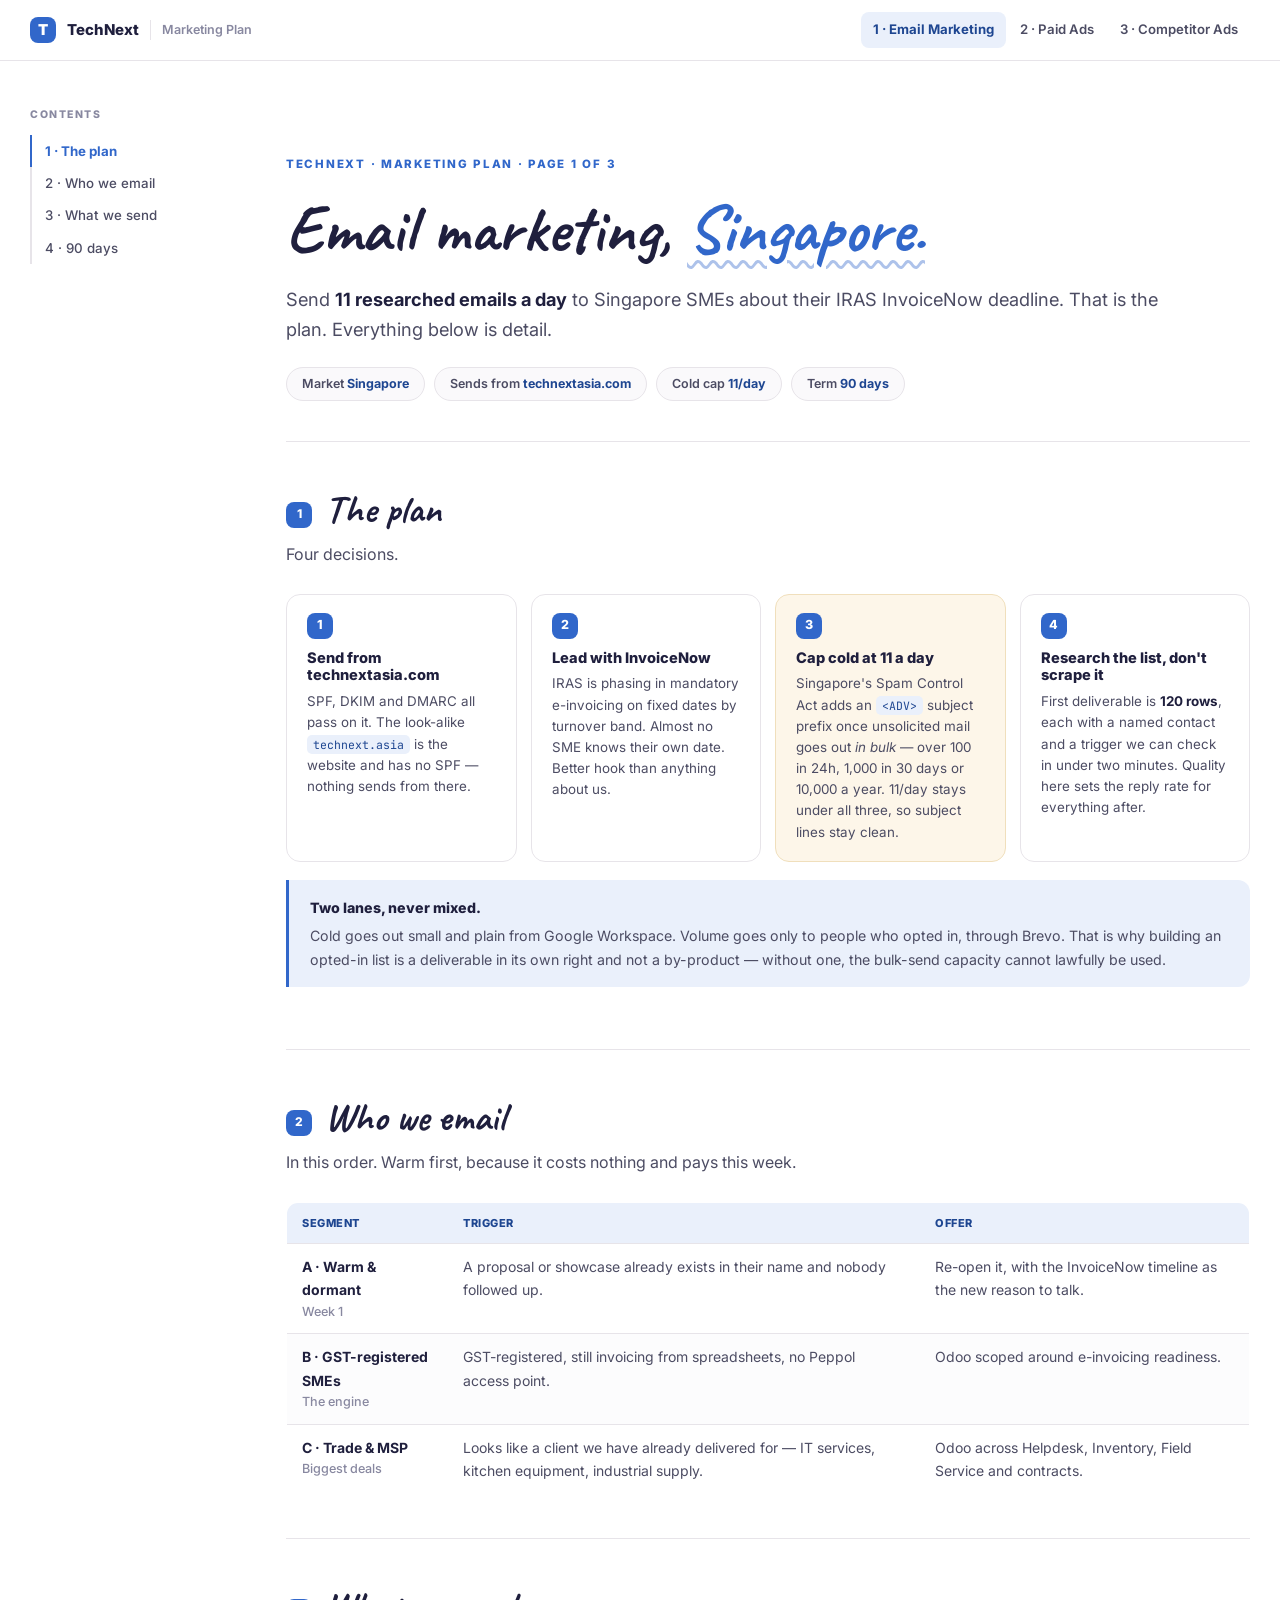
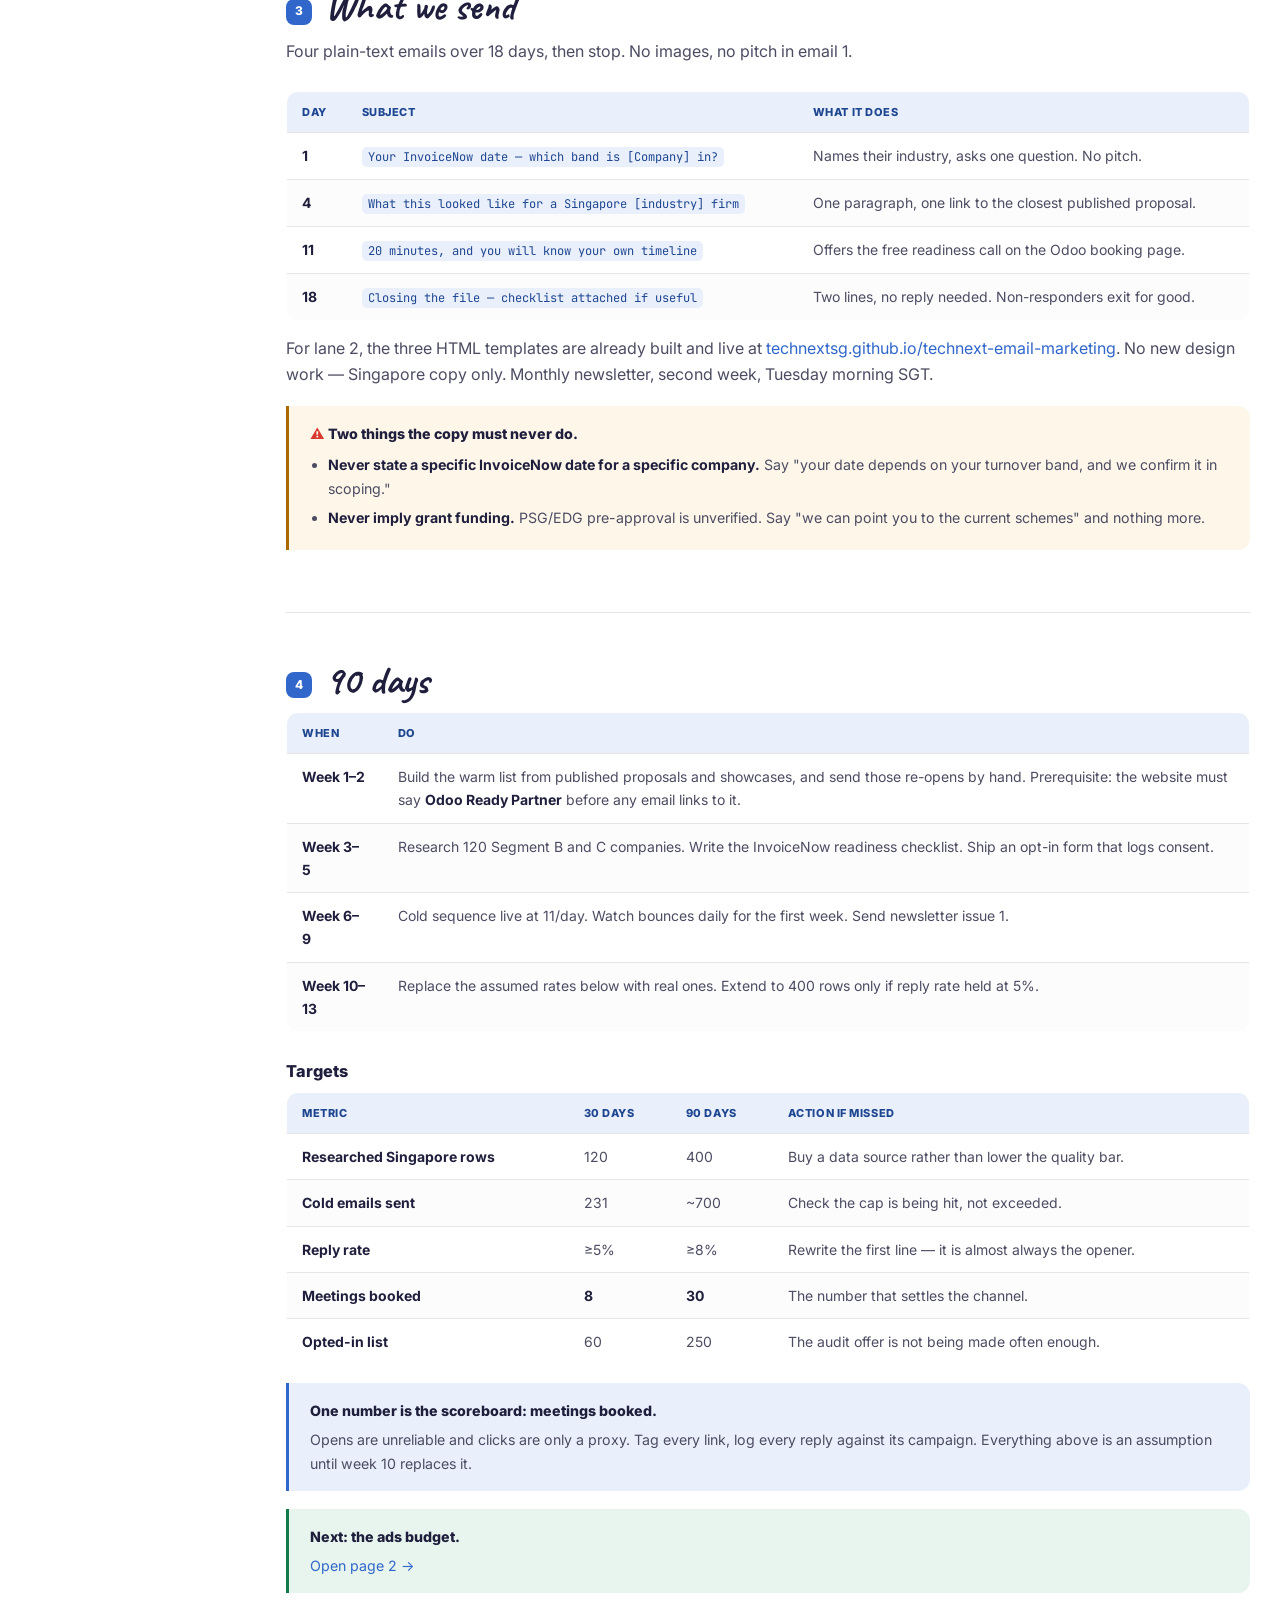
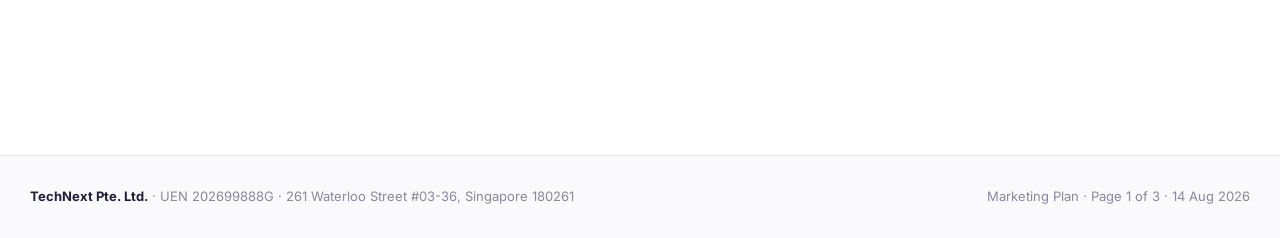
<file: index.html>
<!DOCTYPE html>
<html lang="en">
<head>
  <meta name="robots" content="noindex, nofollow">
<meta charset="UTF-8"/>
<meta name="viewport" content="width=device-width, initial-scale=1.0"/>
<title>Email Marketing · TechNext Marketing Plan</title>
<meta name="description" content="TechNext's Singapore email marketing plan on one page — who we email, what we send, and the 90-day targets."/>
<link rel="icon" href="assets/logo-mark.png"/>
<link rel="preconnect" href="https://fonts.googleapis.com"/>
<link rel="preconnect" href="https://fonts.gstatic.com" crossorigin/>
<link href="https://fonts.googleapis.com/css2?family=Inter:wght@400;500;600;700;800;900&family=Caveat:wght@400;600;700&family=JetBrains+Mono:wght@400;600&display=swap" rel="stylesheet"/>
<link rel="stylesheet" href="css/plan.css"/>
</head>
<body>

<nav id="top-nav">
  <div class="nav-inner">
    <a class="nav-brand" href="index.html"><span class="dot">T</span> TechNext <small>Marketing Plan</small></a>
    <div class="nav-cats">
      <a href="index.html" class="on">1 · Email Marketing</a>
      <a href="ads.html">2 · Paid Ads</a>
      <a href="competitors.html">3 · Competitor Ads</a>
    </div>
  </div>
</nav>

<div class="wrap">
  <aside class="toc">
    <div class="toc-h">Contents</div>
    <a href="#plan">1 · The plan</a>
    <a href="#who">2 · Who we email</a>
    <a href="#send">3 · What we send</a>
    <a href="#do">4 · 90 days</a>
  </aside>

  <main>
    <header class="hero">
      <span class="eyebrow">TechNext · Marketing Plan · Page 1 of 3</span>
      <h1>Email marketing, <em>Singapore.</em></h1>
      <p class="lede">Send <b>11 researched emails a day</b> to Singapore SMEs about their IRAS
      InvoiceNow deadline. That is the plan. Everything below is detail.</p>
      <div class="facts">
        <span>Market <b>Singapore</b></span>
        <span>Sends from <b>technextasia.com</b></span>
        <span>Cold cap <b>11/day</b></span>
        <span>Term <b>90 days</b></span>
      </div>
    </header>

    <!-- 1 PLAN -->
    <section id="plan">
      <h2 class="sec-h"><span class="sec-n">1</span> The plan</h2>
      <p class="sec-sub">Four decisions.</p>
      <div class="qs">
        <div class="qs-card">
          <div class="n">1</div>
          <h4>Send from technextasia.com</h4>
          <p>SPF, DKIM and DMARC all pass on it. The look-alike <code>technext.asia</code> is the
          website and has no SPF — nothing sends from there.</p>
        </div>
        <div class="qs-card">
          <div class="n">2</div>
          <h4>Lead with InvoiceNow</h4>
          <p>IRAS is phasing in mandatory e-invoicing on fixed dates by turnover band. Almost no SME
          knows their own date. Better hook than anything about us.</p>
        </div>
        <div class="qs-card hi">
          <div class="n">3</div>
          <h4>Cap cold at 11 a day</h4>
          <p>Singapore's Spam Control Act adds an <code>&lt;ADV&gt;</code> subject prefix once
          unsolicited mail goes out <i>in bulk</i> — over 100 in 24h, 1,000 in 30 days or 10,000 a
          year. 11/day stays under all three, so subject lines stay clean.</p>
        </div>
        <div class="qs-card">
          <div class="n">4</div>
          <h4>Research the list, don't scrape it</h4>
          <p>First deliverable is <b>120 rows</b>, each with a named contact and a trigger we can check
          in under two minutes. Quality here sets the reply rate for everything after.</p>
        </div>
      </div>
      <div class="callout blue">
        <span class="ch">Two lanes, never mixed.</span>
        Cold goes out small and plain from Google Workspace. Volume goes only to people who opted in,
        through Brevo. That is why building an opted-in list is a deliverable in its own right and not
        a by-product — without one, the bulk-send capacity cannot lawfully be used.
      </div>
    </section>

    <!-- 2 WHO -->
    <section id="who">
      <h2 class="sec-h"><span class="sec-n">2</span> Who we email</h2>
      <p class="sec-sub">In this order. Warm first, because it costs nothing and pays this week.</p>
      <div class="scroll-x">
        <table class="tbl">
          <thead><tr><th>Segment</th><th>Trigger</th><th>Offer</th></tr></thead>
          <tbody>
            <tr>
              <td class="k">A · Warm &amp; dormant<span class="sm">Week 1</span></td>
              <td>A proposal or showcase already exists in their name and nobody followed up.</td>
              <td>Re-open it, with the InvoiceNow timeline as the new reason to talk.</td>
            </tr>
            <tr>
              <td class="k">B · GST-registered SMEs<span class="sm">The engine</span></td>
              <td>GST-registered, still invoicing from spreadsheets, no Peppol access point.</td>
              <td>Odoo scoped around e-invoicing readiness.</td>
            </tr>
            <tr>
              <td class="k">C · Trade &amp; MSP<span class="sm">Biggest deals</span></td>
              <td>Looks like a client we have already delivered for — IT services, kitchen equipment, industrial supply.</td>
              <td>Odoo across Helpdesk, Inventory, Field Service and contracts.</td>
            </tr>
          </tbody>
        </table>
      </div>
    </section>

    <!-- 3 SEND -->
    <section id="send">
      <h2 class="sec-h"><span class="sec-n">3</span> What we send</h2>
      <p class="sec-sub">Four plain-text emails over 18 days, then stop. No images, no pitch in
      email 1.</p>
      <div class="scroll-x">
        <table class="tbl">
          <thead><tr><th>Day</th><th>Subject</th><th>What it does</th></tr></thead>
          <tbody>
            <tr><td class="k">1</td><td><code>Your InvoiceNow date — which band is [Company] in?</code></td><td>Names their industry, asks one question. No pitch.</td></tr>
            <tr><td class="k">4</td><td><code>What this looked like for a Singapore [industry] firm</code></td><td>One paragraph, one link to the closest published proposal.</td></tr>
            <tr><td class="k">11</td><td><code>20 minutes, and you will know your own timeline</code></td><td>Offers the free readiness call on the Odoo booking page.</td></tr>
            <tr><td class="k">18</td><td><code>Closing the file — checklist attached if useful</code></td><td>Two lines, no reply needed. Non-responders exit for good.</td></tr>
          </tbody>
        </table>
      </div>
      <p style="margin-top:14px">For lane 2, the three HTML templates are already built and live at
      <a href="https://technextsg.github.io/technext-email-marketing/" target="_blank" rel="noopener">technextsg.github.io/technext-email-marketing</a>.
      No new design work — Singapore copy only. Monthly newsletter, second week, Tuesday morning SGT.</p>
      <div class="callout amber">
        <span class="ch"><span class="warn-ic">⚠</span> Two things the copy must never do.</span>
        <ul>
          <li><b>Never state a specific InvoiceNow date for a specific company.</b> Say "your date
          depends on your turnover band, and we confirm it in scoping."</li>
          <li><b>Never imply grant funding.</b> PSG/EDG pre-approval is unverified. Say "we can point
          you to the current schemes" and nothing more.</li>
        </ul>
      </div>
    </section>

    <!-- 4 DO -->
    <section id="do">
      <h2 class="sec-h"><span class="sec-n">4</span> 90 days</h2>
      <div class="scroll-x">
        <table class="tbl">
          <thead><tr><th>When</th><th>Do</th></tr></thead>
          <tbody>
            <tr><td class="k">Week 1–2</td><td>Build the warm list from published proposals and showcases, and send those re-opens by hand. Prerequisite: the website must say <b>Odoo Ready Partner</b> before any email links to it.</td></tr>
            <tr><td class="k">Week 3–5</td><td>Research 120 Segment B and C companies. Write the InvoiceNow readiness checklist. Ship an opt-in form that logs consent.</td></tr>
            <tr><td class="k">Week 6–9</td><td>Cold sequence live at 11/day. Watch bounces daily for the first week. Send newsletter issue 1.</td></tr>
            <tr><td class="k">Week 10–13</td><td>Replace the assumed rates below with real ones. Extend to 400 rows only if reply rate held at 5%.</td></tr>
          </tbody>
        </table>
      </div>

      <h3 class="sub">Targets</h3>
      <div class="scroll-x">
        <table class="tbl">
          <thead><tr><th>Metric</th><th>30 days</th><th>90 days</th><th>Action if missed</th></tr></thead>
          <tbody>
            <tr><td class="k">Researched Singapore rows</td><td>120</td><td>400</td><td>Buy a data source rather than lower the quality bar.</td></tr>
            <tr><td class="k">Cold emails sent</td><td>231</td><td>~700</td><td>Check the cap is being hit, not exceeded.</td></tr>
            <tr><td class="k">Reply rate</td><td>≥5%</td><td>≥8%</td><td>Rewrite the first line — it is almost always the opener.</td></tr>
            <tr><td class="k"><b>Meetings booked</b></td><td><b>8</b></td><td><b>30</b></td><td>The number that settles the channel.</td></tr>
            <tr><td class="k">Opted-in list</td><td>60</td><td>250</td><td>The audit offer is not being made often enough.</td></tr>
          </tbody>
        </table>
      </div>
      <div class="callout blue">
        <span class="ch">One number is the scoreboard: meetings booked.</span>
        Opens are unreliable and clicks are only a proxy. Tag every link, log every reply against its
        campaign. Everything above is an assumption until week 10 replaces it.
      </div>
      <div class="callout green">
        <span class="ch">Next: the ads budget.</span>
        <a href="ads.html">Open page 2 →</a>
      </div>
    </section>
  </main>
</div>

<footer>
  <div class="foot-inner">
    <div><b>TechNext Pte. Ltd.</b> · UEN 202699888G · 261 Waterloo Street #03-36, Singapore 180261</div>
    <div>Marketing Plan · Page 1 of 3 · 14 Aug 2026</div>
  </div>
</footer>

<script src="js/plan.js"></script>
</body>
</html>
</file>
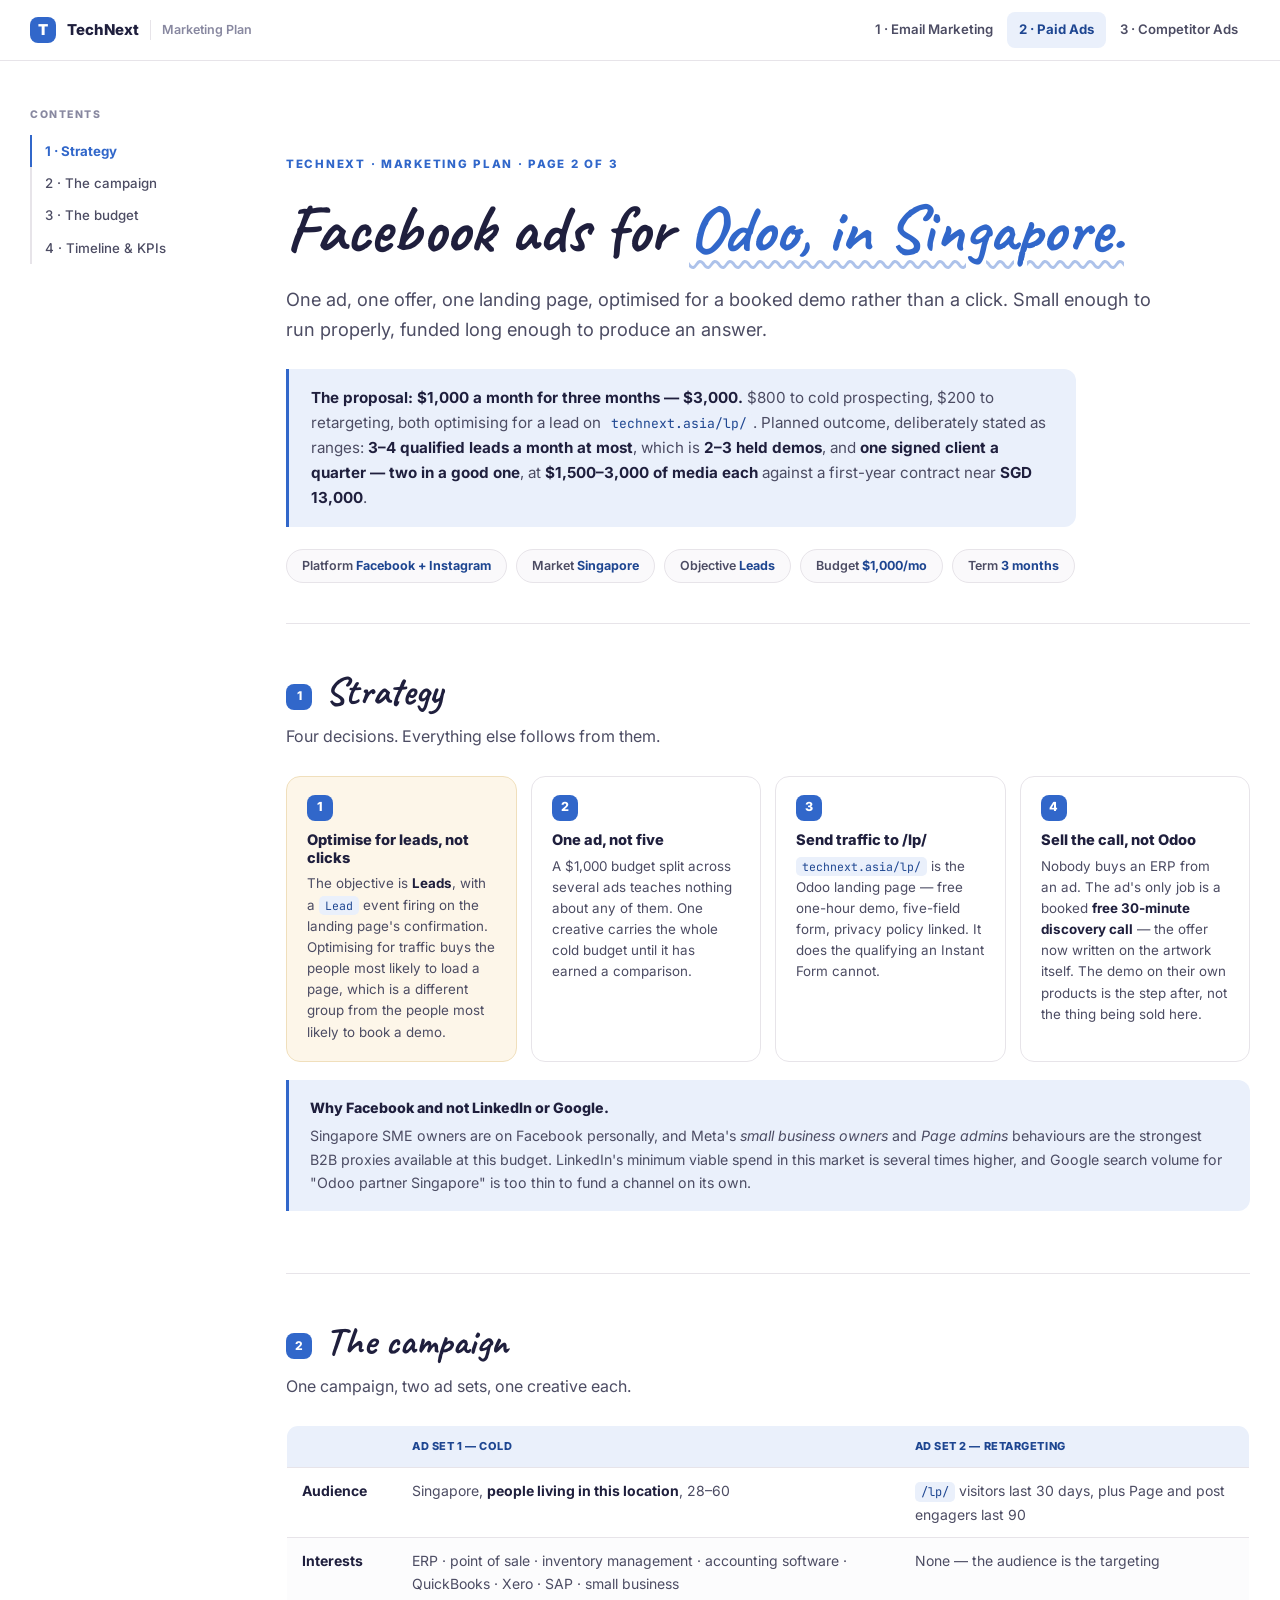
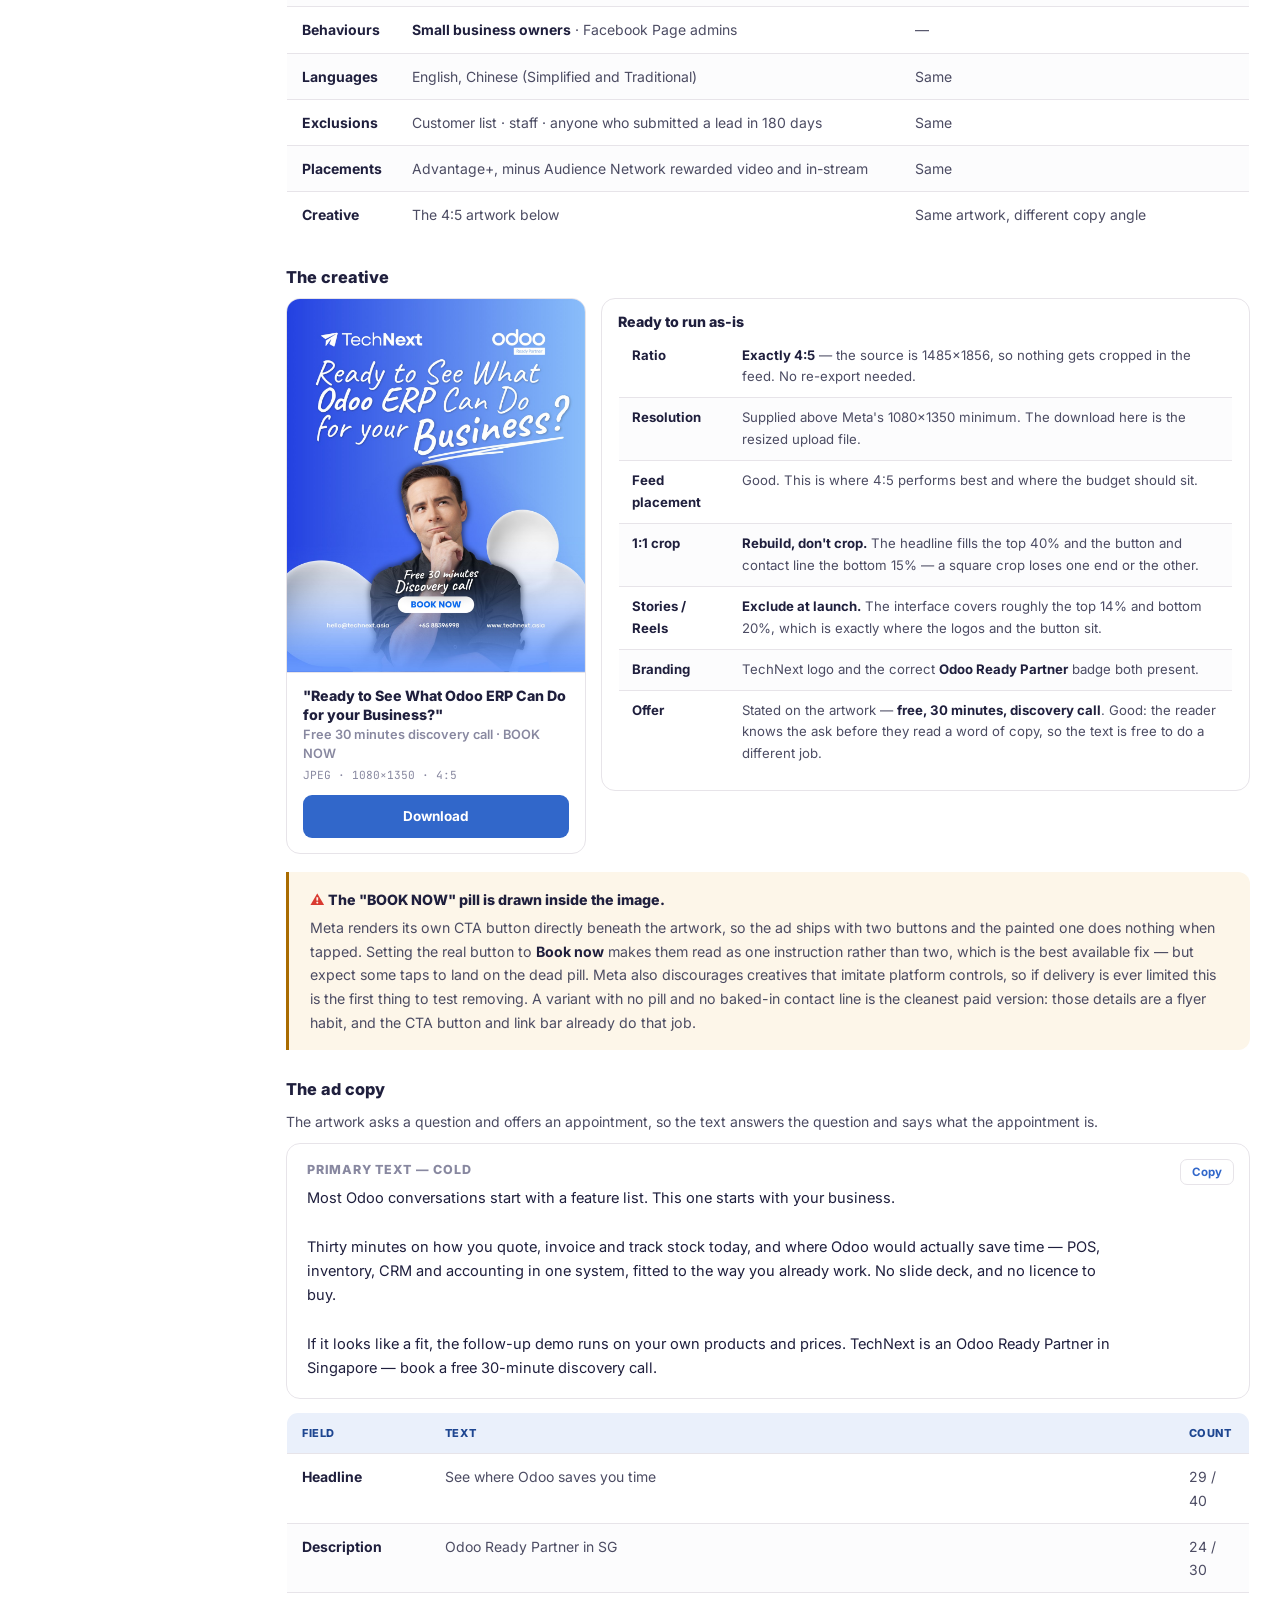
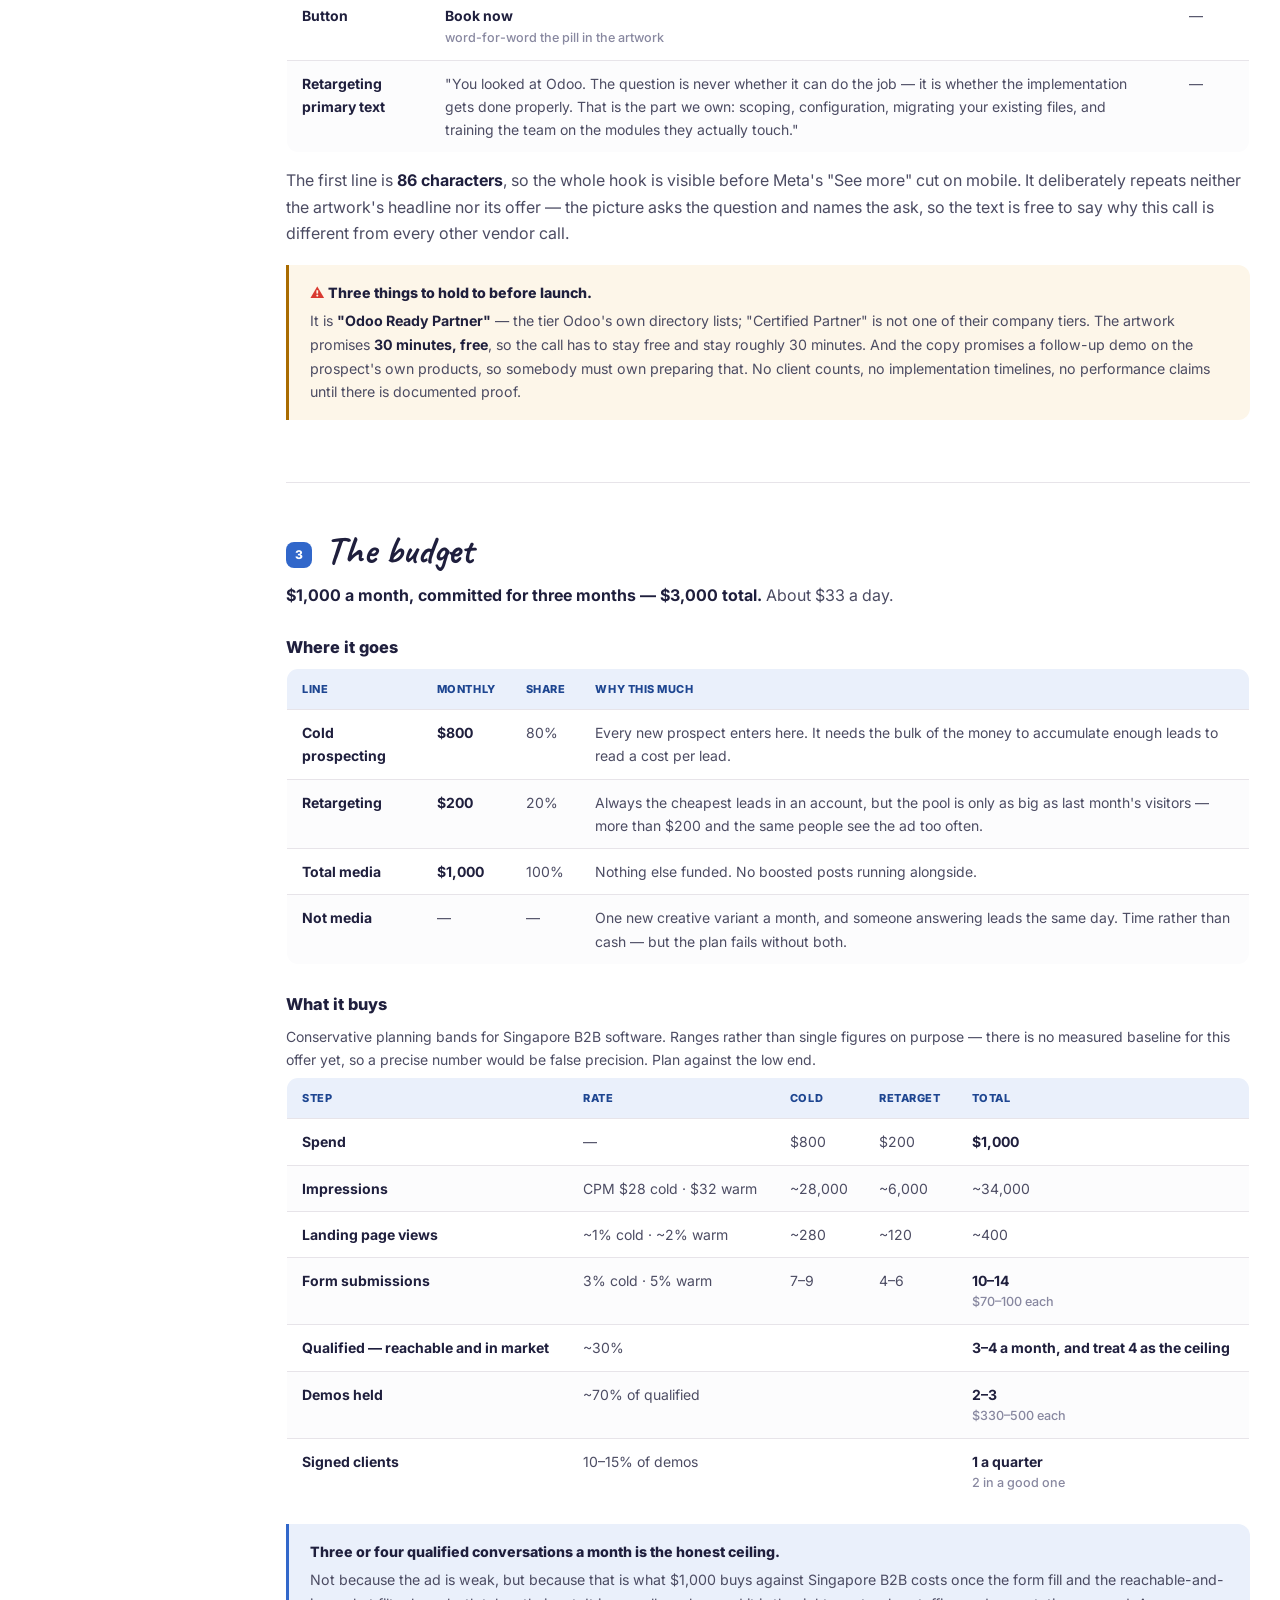
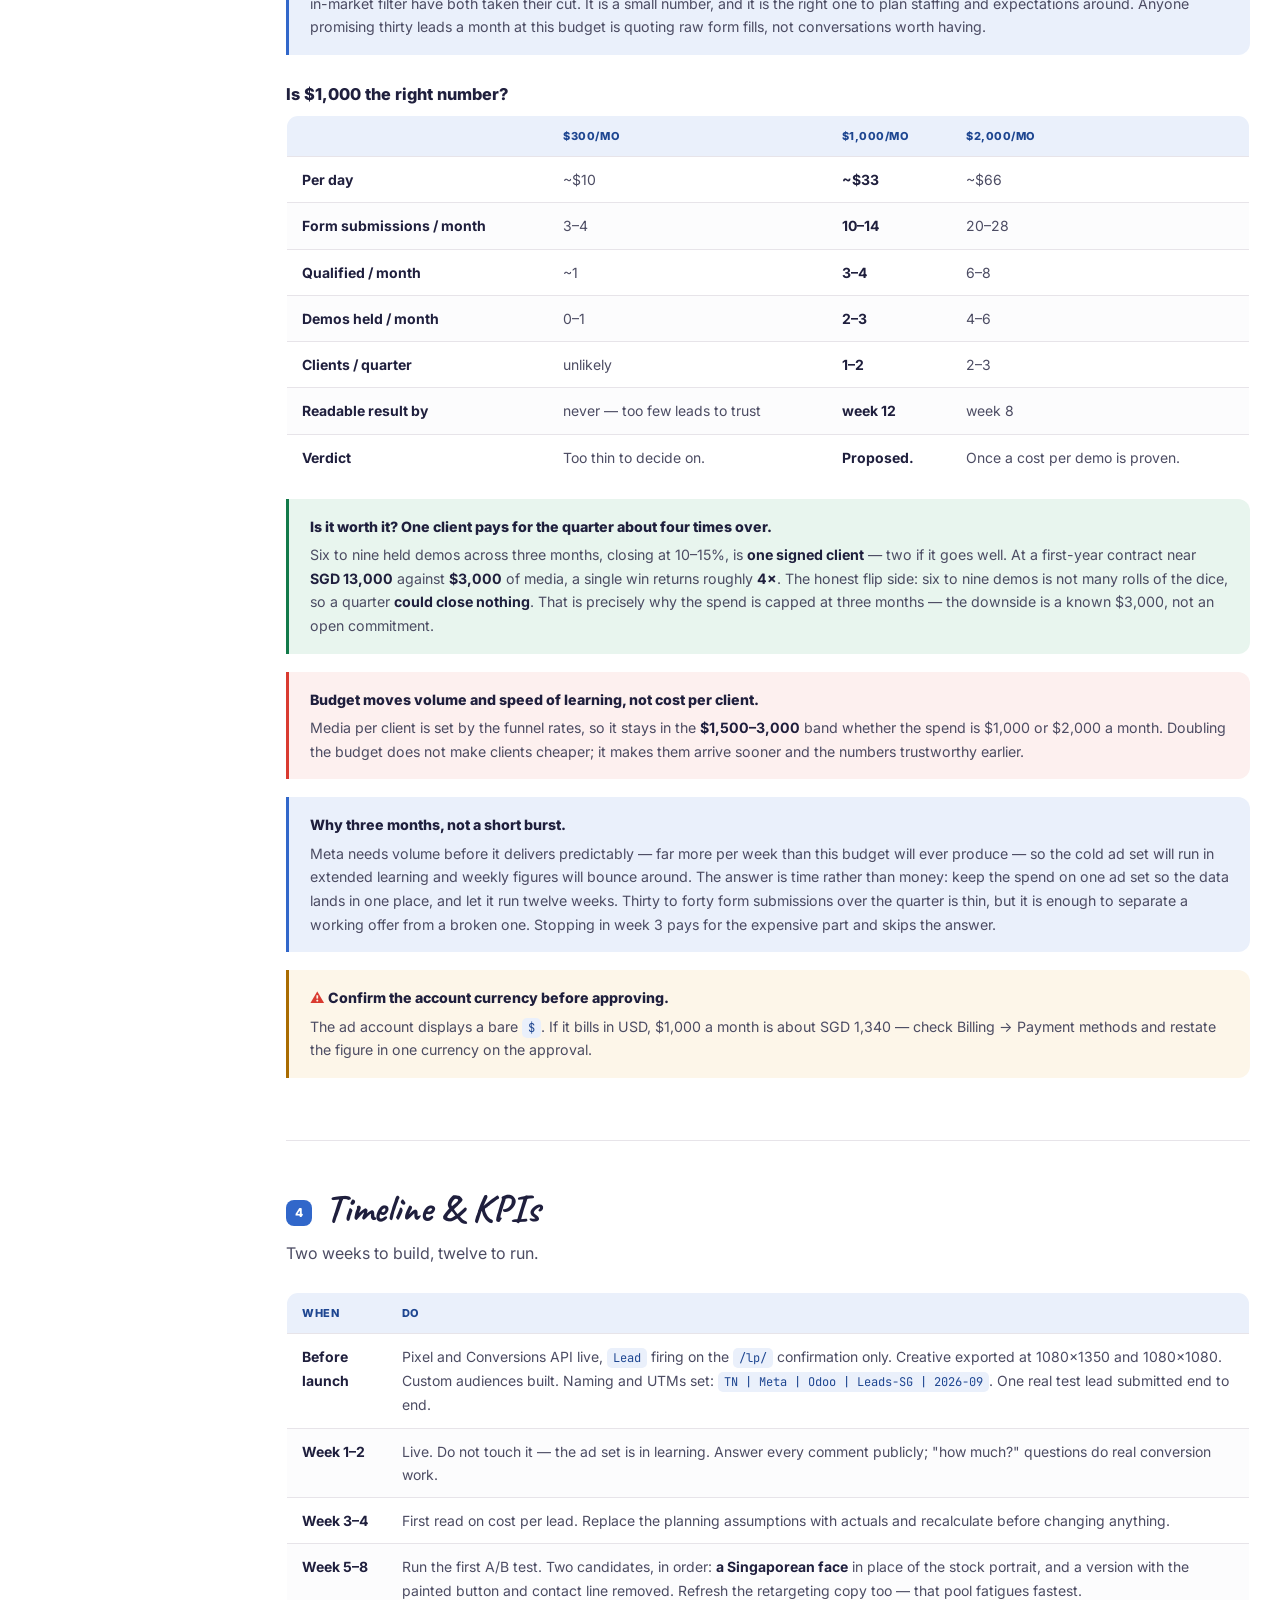
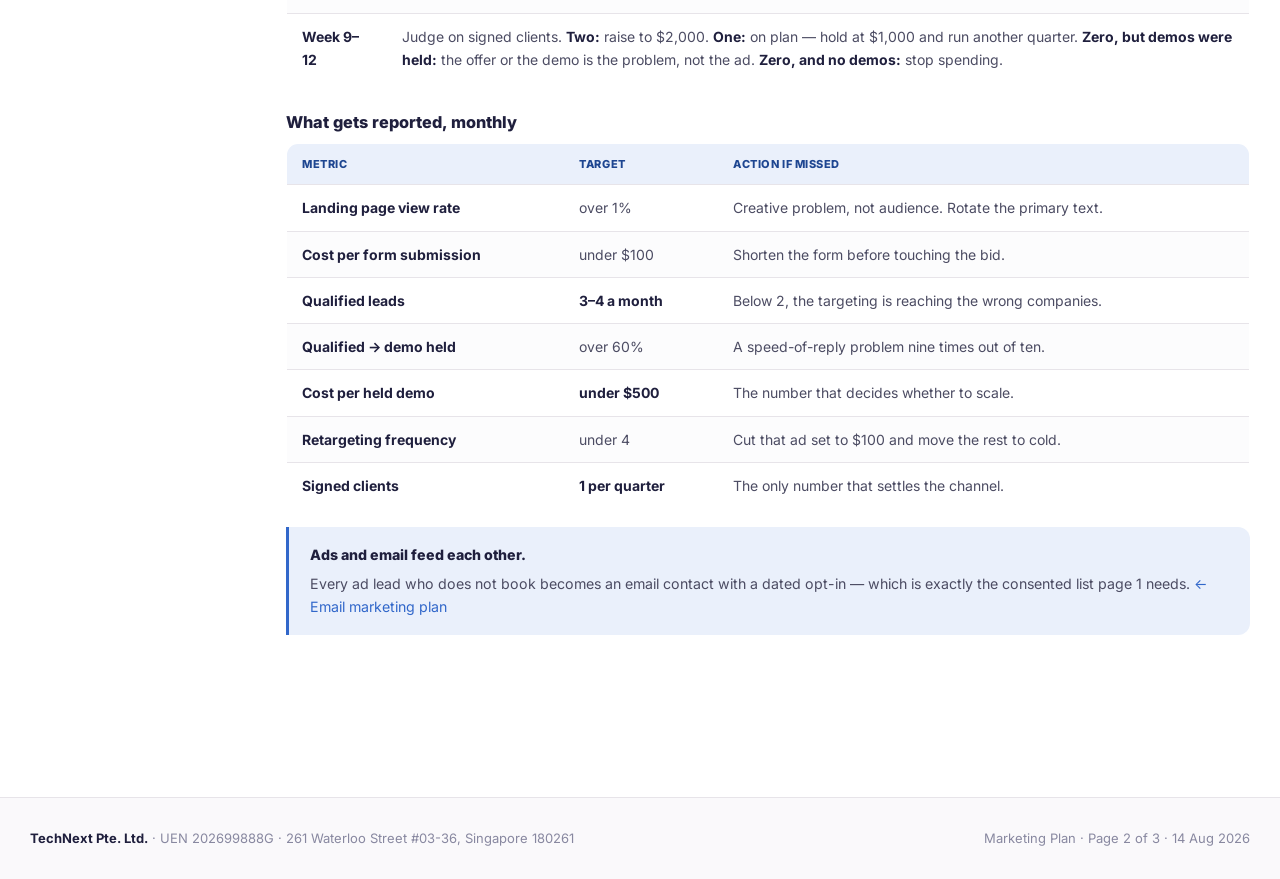
<file: ads.html>
<!DOCTYPE html>
<html lang="en">
<head>
  <meta name="robots" content="noindex, nofollow">
<meta charset="UTF-8"/>
<meta name="viewport" content="width=device-width, initial-scale=1.0"/>
<title>Paid Ads · TechNext Marketing Plan</title>
<meta name="description" content="TechNext's Facebook ads proposal for Singapore — strategy, campaign structure, and a $1,000 a month budget."/>
<link rel="icon" href="assets/logo-mark.png"/>
<link rel="preconnect" href="https://fonts.googleapis.com"/>
<link rel="preconnect" href="https://fonts.gstatic.com" crossorigin/>
<link href="https://fonts.googleapis.com/css2?family=Inter:wght@400;500;600;700;800;900&family=Caveat:wght@400;600;700&family=JetBrains+Mono:wght@400;600&display=swap" rel="stylesheet"/>
<link rel="stylesheet" href="css/plan.css"/>
<style>
  /* Creative beside its spec: artwork at its natural 4:5, spec takes the rest. */
  .creative{display:grid;grid-template-columns:300px minmax(0,1fr);gap:15px;margin-top:6px;align-items:start}
  .creative .acard{border:1px solid var(--line);border-radius:14px;overflow:hidden;background:#fff}
  .creative .prev{padding:0;border-bottom:1px solid var(--line);background:var(--bg-alt)}
  .creative .prev img{width:100%;height:auto;display:block}
  .creative .meta{padding:13px 16px 15px}
  .creative .nm{font-size:14.2px;font-weight:800;color:var(--ink);margin-bottom:3px}
  .creative .sp{font-family:'JetBrains Mono',monospace;font-size:11.2px;color:var(--muted);margin-bottom:11px}
  .creative .btn{width:100%;justify-content:center}
  .creative .tbl{min-width:0;font-size:13.2px}
  .creative .tbl td{padding:9px 13px}
  @media(max-width:760px){ .creative{grid-template-columns:1fr} }
</style>
</head>
<body>

<nav id="top-nav">
  <div class="nav-inner">
    <a class="nav-brand" href="index.html"><span class="dot">T</span> TechNext <small>Marketing Plan</small></a>
    <div class="nav-cats">
      <a href="index.html">1 · Email Marketing</a>
      <a href="ads.html" class="on">2 · Paid Ads</a>
      <a href="competitors.html">3 · Competitor Ads</a>
    </div>
  </div>
</nav>

<div class="wrap">
  <aside class="toc">
    <div class="toc-h">Contents</div>
    <a href="#strategy">1 · Strategy</a>
    <a href="#campaign">2 · The campaign</a>
    <a href="#budget">3 · The budget</a>
    <a href="#kpi">4 · Timeline &amp; KPIs</a>
  </aside>

  <main>
    <header class="hero">
      <span class="eyebrow">TechNext · Marketing Plan · Page 2 of 3</span>
      <h1>Facebook ads for <em>Odoo, in Singapore.</em></h1>
      <p class="lede">One ad, one offer, one landing page, optimised for a booked demo rather than a
      click. Small enough to run properly, funded long enough to produce an answer.</p>
      <div class="oneline"><b>The proposal: $1,000 a month for three months — $3,000.</b> $800 to cold
      prospecting, $200 to retargeting, both optimising for a lead on
      <code>technext.asia/lp/</code>. Planned outcome, deliberately stated as ranges:
      <b>3–4 qualified leads a month at most</b>, which is <b>2–3 held demos</b>, and
      <b>one signed client a quarter — two in a good one</b>, at <b>$1,500–3,000 of media each</b>
      against a first-year contract near <b>SGD 13,000</b>.</div>
      <div class="facts">
        <span>Platform <b>Facebook + Instagram</b></span>
        <span>Market <b>Singapore</b></span>
        <span>Objective <b>Leads</b></span>
        <span>Budget <b>$1,000/mo</b></span>
        <span>Term <b>3 months</b></span>
      </div>
    </header>

    <!-- 1 STRATEGY -->
    <section id="strategy">
      <h2 class="sec-h"><span class="sec-n">1</span> Strategy</h2>
      <p class="sec-sub">Four decisions. Everything else follows from them.</p>
      <div class="qs">
        <div class="qs-card hi">
          <div class="n">1</div>
          <h4>Optimise for leads, not clicks</h4>
          <p>The objective is <b>Leads</b>, with a <code>Lead</code> event firing on the landing page's
          confirmation. Optimising for traffic buys the people most likely to load a page, which is a
          different group from the people most likely to book a demo.</p>
        </div>
        <div class="qs-card">
          <div class="n">2</div>
          <h4>One ad, not five</h4>
          <p>A $1,000 budget split across several ads teaches nothing about any of them. One creative
          carries the whole cold budget until it has earned a comparison.</p>
        </div>
        <div class="qs-card">
          <div class="n">3</div>
          <h4>Send traffic to /lp/</h4>
          <p><code>technext.asia/lp/</code> is the Odoo landing page — free one-hour demo, five-field
          form, privacy policy linked. It does the qualifying an Instant Form cannot.</p>
        </div>
        <div class="qs-card">
          <div class="n">4</div>
          <h4>Sell the call, not Odoo</h4>
          <p>Nobody buys an ERP from an ad. The ad's only job is a booked <b>free 30-minute discovery
          call</b> — the offer now written on the artwork itself. The demo on their own products is the
          step after, not the thing being sold here.</p>
        </div>
      </div>
      <div class="callout blue">
        <span class="ch">Why Facebook and not LinkedIn or Google.</span>
        Singapore SME owners are on Facebook personally, and Meta's <i>small business owners</i> and
        <i>Page admins</i> behaviours are the strongest B2B proxies available at this budget. LinkedIn's
        minimum viable spend in this market is several times higher, and Google search volume for
        "Odoo partner Singapore" is too thin to fund a channel on its own.
      </div>
    </section>

    <!-- 2 CAMPAIGN -->
    <section id="campaign">
      <h2 class="sec-h"><span class="sec-n">2</span> The campaign</h2>
      <p class="sec-sub">One campaign, two ad sets, one creative each.</p>
      <div class="scroll-x">
        <table class="tbl">
          <thead><tr><th></th><th>Ad set 1 — Cold</th><th>Ad set 2 — Retargeting</th></tr></thead>
          <tbody>
            <tr><td class="k">Audience</td><td>Singapore, <b>people living in this location</b>, 28–60</td><td><code>/lp/</code> visitors last 30 days, plus Page and post engagers last 90</td></tr>
            <tr><td class="k">Interests</td><td>ERP · point of sale · inventory management · accounting software · QuickBooks · Xero · SAP · small business</td><td>None — the audience is the targeting</td></tr>
            <tr><td class="k">Behaviours</td><td><b>Small business owners</b> · Facebook Page admins</td><td>—</td></tr>
            <tr><td class="k">Languages</td><td>English, Chinese (Simplified and Traditional)</td><td>Same</td></tr>
            <tr><td class="k">Exclusions</td><td>Customer list · staff · anyone who submitted a lead in 180 days</td><td>Same</td></tr>
            <tr><td class="k">Placements</td><td>Advantage+, minus Audience Network rewarded video and in-stream</td><td>Same</td></tr>
            <tr><td class="k">Creative</td><td>The 4:5 artwork below</td><td>Same artwork, different copy angle</td></tr>
          </tbody>
        </table>
      </div>

      <h3 class="sub">The creative</h3>
      <div class="creative">
        <div class="acard">
          <div class="prev"><img src="assets/ad-creative-4x5.jpg" alt="TechNext Odoo ERP ad: Ready to see what Odoo ERP can do for your business?"></div>
          <div class="meta">
            <div class="nm">"Ready to See What Odoo ERP Can Do for your Business?"<br><span style="font-weight:600;color:var(--muted);font-size:12.8px">Free 30 minutes discovery call · BOOK NOW</span></div>
            <div class="sp">JPEG · 1080×1350 · 4:5</div>
            <a class="btn btn-primary" href="assets/ad-creative-4x5.jpg" download="technext-odoo-ad-4x5.jpg">Download</a>
          </div>
        </div>
        <div class="acard">
          <div class="meta">
            <div class="nm">Ready to run as-is</div>
            <table class="tbl">
              <tbody>
                <tr><td class="k">Ratio</td><td><b>Exactly 4:5</b> — the source is 1485×1856, so nothing gets cropped in the feed. No re-export needed.</td></tr>
                <tr><td class="k">Resolution</td><td>Supplied above Meta's 1080×1350 minimum. The download here is the resized upload file.</td></tr>
                <tr><td class="k">Feed placement</td><td>Good. This is where 4:5 performs best and where the budget should sit.</td></tr>
                <tr><td class="k">1:1 crop</td><td><b>Rebuild, don't crop.</b> The headline fills the top 40% and the button and contact line the bottom 15% — a square crop loses one end or the other.</td></tr>
                <tr><td class="k">Stories / Reels</td><td><b>Exclude at launch.</b> The interface covers roughly the top 14% and bottom 20%, which is exactly where the logos and the button sit.</td></tr>
                <tr><td class="k">Branding</td><td>TechNext logo and the correct <b>Odoo Ready Partner</b> badge both present.</td></tr>
                <tr><td class="k">Offer</td><td>Stated on the artwork — <b>free, 30 minutes, discovery call</b>. Good: the reader knows the ask before they read a word of copy, so the text is free to do a different job.</td></tr>
              </tbody>
            </table>
          </div>
        </div>
      </div>

      <div class="callout amber">
        <span class="ch"><span class="warn-ic">⚠</span> The "BOOK NOW" pill is drawn inside the image.</span>
        Meta renders its own CTA button directly beneath the artwork, so the ad ships with two buttons
        and the painted one does nothing when tapped. Setting the real button to <b>Book now</b> makes
        them read as one instruction rather than two, which is the best available fix — but expect some
        taps to land on the dead pill. Meta also discourages creatives that imitate platform controls,
        so if delivery is ever limited this is the first thing to test removing. A variant with no pill
        and no baked-in contact line is the cleanest paid version: those details are a flyer habit, and
        the CTA button and link bar already do that job.
      </div>

      <h3 class="sub">The ad copy</h3>
      <p style="font-size:14px;margin-bottom:10px">The artwork asks a question and offers an
      appointment, so the text answers the question and says what the appointment is.</p>
      <div class="bp">
        <button class="cbtn2">Copy</button>
        <h4>Primary text — cold</h4>
        <p>Most Odoo conversations start with a feature list. This one starts with your business.<br><br>
        Thirty minutes on how you quote, invoice and track stock today, and where Odoo would actually
        save time — POS, inventory, CRM and accounting in one system, fitted to the way you already
        work. No slide deck, and no licence to buy.<br><br>
        If it looks like a fit, the follow-up demo runs on your own products and prices. TechNext is an
        Odoo Ready Partner in Singapore — book a free 30-minute discovery call.</p>
      </div>
      <div class="scroll-x">
        <table class="tbl">
          <thead><tr><th>Field</th><th>Text</th><th>Count</th></tr></thead>
          <tbody>
            <tr><td class="k">Headline</td><td>See where Odoo saves you time</td><td>29 / 40</td></tr>
            <tr><td class="k">Description</td><td>Odoo Ready Partner in SG</td><td>24 / 30</td></tr>
            <tr><td class="k">Button</td><td><b>Book now</b> <span class="sm">word-for-word the pill in the artwork</span></td><td>—</td></tr>
            <tr><td class="k">Retargeting primary text</td><td>"You looked at Odoo. The question is never whether it can do the job — it is whether the implementation gets done properly. That is the part we own: scoping, configuration, migrating your existing files, and training the team on the modules they actually touch."</td><td>—</td></tr>
          </tbody>
        </table>
      </div>
      <p style="margin-top:14px">The first line is <b>86 characters</b>, so the whole hook is visible
      before Meta's "See more" cut on mobile. It deliberately repeats neither the artwork's headline nor
      its offer — the picture asks the question and names the ask, so the text is free to say why this
      call is different from every other vendor call.</p>
      <div class="callout amber">
        <span class="ch"><span class="warn-ic">⚠</span> Three things to hold to before launch.</span>
        It is <b>"Odoo Ready Partner"</b> — the tier Odoo's own directory lists; "Certified Partner" is
        not one of their company tiers. The artwork promises <b>30 minutes, free</b>, so the call has to
        stay free and stay roughly 30 minutes. And the copy promises a follow-up demo on the prospect's
        own products, so somebody must own preparing that. No client counts, no implementation
        timelines, no performance claims until there is documented proof.
      </div>
    </section>

    <!-- 3 BUDGET -->
    <section id="budget">
      <h2 class="sec-h"><span class="sec-n">3</span> The budget</h2>
      <p class="sec-sub"><b>$1,000 a month, committed for three months — $3,000 total.</b> About $33 a
      day.</p>

      <h3 class="sub">Where it goes</h3>
      <div class="scroll-x">
        <table class="tbl">
          <thead><tr><th>Line</th><th>Monthly</th><th>Share</th><th>Why this much</th></tr></thead>
          <tbody>
            <tr>
              <td class="k">Cold prospecting</td><td><b>$800</b></td><td>80%</td>
              <td>Every new prospect enters here. It needs the bulk of the money to accumulate enough
              leads to read a cost per lead.</td>
            </tr>
            <tr>
              <td class="k">Retargeting</td><td><b>$200</b></td><td>20%</td>
              <td>Always the cheapest leads in an account, but the pool is only as big as last month's
              visitors — more than $200 and the same people see the ad too often.</td>
            </tr>
            <tr><td class="k"><b>Total media</b></td><td><b>$1,000</b></td><td>100%</td><td>Nothing else funded. No boosted posts running alongside.</td></tr>
            <tr>
              <td class="k">Not media</td><td>—</td><td>—</td>
              <td>One new creative variant a month, and someone answering leads the same day. Time
              rather than cash — but the plan fails without both.</td>
            </tr>
          </tbody>
        </table>
      </div>

      <h3 class="sub">What it buys</h3>
      <p style="font-size:14px;margin-bottom:6px">Conservative planning bands for Singapore B2B
      software. Ranges rather than single figures on purpose — there is no measured baseline for this
      offer yet, so a precise number would be false precision. Plan against the low end.</p>
      <div class="scroll-x">
        <table class="tbl">
          <thead><tr><th>Step</th><th>Rate</th><th>Cold</th><th>Retarget</th><th>Total</th></tr></thead>
          <tbody>
            <tr><td class="k">Spend</td><td>—</td><td>$800</td><td>$200</td><td><b>$1,000</b></td></tr>
            <tr><td class="k">Impressions</td><td>CPM $28 cold · $32 warm</td><td>~28,000</td><td>~6,000</td><td>~34,000</td></tr>
            <tr><td class="k">Landing page views</td><td>~1% cold · ~2% warm</td><td>~280</td><td>~120</td><td>~400</td></tr>
            <tr><td class="k">Form submissions</td><td>3% cold · 5% warm</td><td>7–9</td><td>4–6</td><td><b>10–14</b> <span class="sm">$70–100 each</span></td></tr>
            <tr><td class="k">Qualified — reachable and in market</td><td>~30%</td><td colspan="2"></td><td><b>3–4 a month, and treat 4 as the ceiling</b></td></tr>
            <tr><td class="k">Demos held</td><td>~70% of qualified</td><td colspan="2"></td><td><b>2–3</b> <span class="sm">$330–500 each</span></td></tr>
            <tr><td class="k">Signed clients</td><td>10–15% of demos</td><td colspan="2"></td><td><b>1 a quarter</b> <span class="sm">2 in a good one</span></td></tr>
          </tbody>
        </table>
      </div>
      <div class="callout blue">
        <span class="ch">Three or four qualified conversations a month is the honest ceiling.</span>
        Not because the ad is weak, but because that is what $1,000 buys against Singapore B2B costs
        once the form fill and the reachable-and-in-market filter have both taken their cut. It is a
        small number, and it is the right one to plan staffing and expectations around. Anyone
        promising thirty leads a month at this budget is quoting raw form fills, not conversations
        worth having.
      </div>

      <h3 class="sub">Is $1,000 the right number?</h3>
      <div class="scroll-x">
        <table class="tbl">
          <thead><tr><th></th><th>$300/mo</th><th>$1,000/mo</th><th>$2,000/mo</th></tr></thead>
          <tbody>
            <tr><td class="k">Per day</td><td>~$10</td><td><b>~$33</b></td><td>~$66</td></tr>
            <tr><td class="k">Form submissions / month</td><td>3–4</td><td><b>10–14</b></td><td>20–28</td></tr>
            <tr><td class="k">Qualified / month</td><td>~1</td><td><b>3–4</b></td><td>6–8</td></tr>
            <tr><td class="k">Demos held / month</td><td>0–1</td><td><b>2–3</b></td><td>4–6</td></tr>
            <tr><td class="k">Clients / quarter</td><td>unlikely</td><td><b>1–2</b></td><td>2–3</td></tr>
            <tr><td class="k">Readable result by</td><td>never — too few leads to trust</td><td><b>week 12</b></td><td>week 8</td></tr>
            <tr><td class="k">Verdict</td><td>Too thin to decide on.</td><td><b>Proposed.</b></td><td>Once a cost per demo is proven.</td></tr>
          </tbody>
        </table>
      </div>

      <div class="callout green">
        <span class="ch">Is it worth it? One client pays for the quarter about four times over.</span>
        Six to nine held demos across three months, closing at 10–15%, is <b>one signed client</b> —
        two if it goes well. At a first-year contract near <b>SGD 13,000</b> against <b>$3,000</b> of
        media, a single win returns roughly <b>4×</b>. The honest flip side: six to nine demos is not
        many rolls of the dice, so a quarter <b>could close nothing</b>. That is precisely why the spend
        is capped at three months — the downside is a known $3,000, not an open commitment.
      </div>

      <div class="callout">
        <span class="ch">Budget moves volume and speed of learning, not cost per client.</span>
        Media per client is set by the funnel rates, so it stays in the <b>$1,500–3,000</b> band whether
        the spend is $1,000 or $2,000 a month. Doubling the budget does not make clients cheaper; it
        makes them arrive sooner and the numbers trustworthy earlier.
      </div>

      <div class="callout blue">
        <span class="ch">Why three months, not a short burst.</span>
        Meta needs volume before it delivers predictably — far more per week than this budget will ever
        produce — so the cold ad set will run in extended learning and weekly figures will bounce
        around. The answer is time rather than money: keep the spend on one ad set so the data lands in
        one place, and let it run twelve weeks. Thirty to forty form submissions over the quarter is
        thin, but it is enough to separate a working offer from a broken one. Stopping in week 3 pays
        for the expensive part and skips the answer.
      </div>

      <div class="callout amber">
        <span class="ch"><span class="warn-ic">⚠</span> Confirm the account currency before approving.</span>
        The ad account displays a bare <code>$</code>. If it bills in USD, $1,000 a month is about
        SGD 1,340 — check Billing → Payment methods and restate the figure in one currency on the
        approval.
      </div>
    </section>

    <!-- 4 KPI -->
    <section id="kpi">
      <h2 class="sec-h"><span class="sec-n">4</span> Timeline &amp; KPIs</h2>
      <p class="sec-sub">Two weeks to build, twelve to run.</p>
      <div class="scroll-x">
        <table class="tbl">
          <thead><tr><th>When</th><th>Do</th></tr></thead>
          <tbody>
            <tr><td class="k">Before launch</td><td>Pixel and Conversions API live, <code>Lead</code> firing on the <code>/lp/</code> confirmation only. Creative exported at 1080×1350 and 1080×1080. Custom audiences built. Naming and UTMs set: <code>TN | Meta | Odoo | Leads-SG | 2026-09</code>. One real test lead submitted end to end.</td></tr>
            <tr><td class="k">Week 1–2</td><td>Live. Do not touch it — the ad set is in learning. Answer every comment publicly; "how much?" questions do real conversion work.</td></tr>
            <tr><td class="k">Week 3–4</td><td>First read on cost per lead. Replace the planning assumptions with actuals and recalculate before changing anything.</td></tr>
            <tr><td class="k">Week 5–8</td><td>Run the first A/B test. Two candidates, in order: <b>a Singaporean face</b> in place of the stock portrait, and a version with the painted button and contact line removed. Refresh the retargeting copy too — that pool fatigues fastest.</td></tr>
            <tr><td class="k">Week 9–12</td><td>Judge on signed clients. <b>Two:</b> raise to $2,000. <b>One:</b> on plan — hold at $1,000 and run another quarter. <b>Zero, but demos were held:</b> the offer or the demo is the problem, not the ad. <b>Zero, and no demos:</b> stop spending.</td></tr>
          </tbody>
        </table>
      </div>

      <h3 class="sub">What gets reported, monthly</h3>
      <div class="scroll-x">
        <table class="tbl">
          <thead><tr><th>Metric</th><th>Target</th><th>Action if missed</th></tr></thead>
          <tbody>
            <tr><td class="k">Landing page view rate</td><td>over 1%</td><td>Creative problem, not audience. Rotate the primary text.</td></tr>
            <tr><td class="k">Cost per form submission</td><td>under $100</td><td>Shorten the form before touching the bid.</td></tr>
            <tr><td class="k"><b>Qualified leads</b></td><td><b>3–4 a month</b></td><td>Below 2, the targeting is reaching the wrong companies.</td></tr>
            <tr><td class="k">Qualified → demo held</td><td>over 60%</td><td>A speed-of-reply problem nine times out of ten.</td></tr>
            <tr><td class="k"><b>Cost per held demo</b></td><td><b>under $500</b></td><td>The number that decides whether to scale.</td></tr>
            <tr><td class="k">Retargeting frequency</td><td>under 4</td><td>Cut that ad set to $100 and move the rest to cold.</td></tr>
            <tr><td class="k"><b>Signed clients</b></td><td><b>1 per quarter</b></td><td>The only number that settles the channel.</td></tr>
          </tbody>
        </table>
      </div>

      <div class="callout blue">
        <span class="ch">Ads and email feed each other.</span>
        Every ad lead who does not book becomes an email contact with a dated opt-in — which is exactly
        the consented list page 1 needs. <a href="index.html">← Email marketing plan</a>
      </div>
    </section>
  </main>
</div>

<footer>
  <div class="foot-inner">
    <div><b>TechNext Pte. Ltd.</b> · UEN 202699888G · 261 Waterloo Street #03-36, Singapore 180261</div>
    <div>Marketing Plan · Page 2 of 3 · 14 Aug 2026</div>
  </div>
</footer>

<script src="js/plan.js"></script>
</body>
</html>
</file>
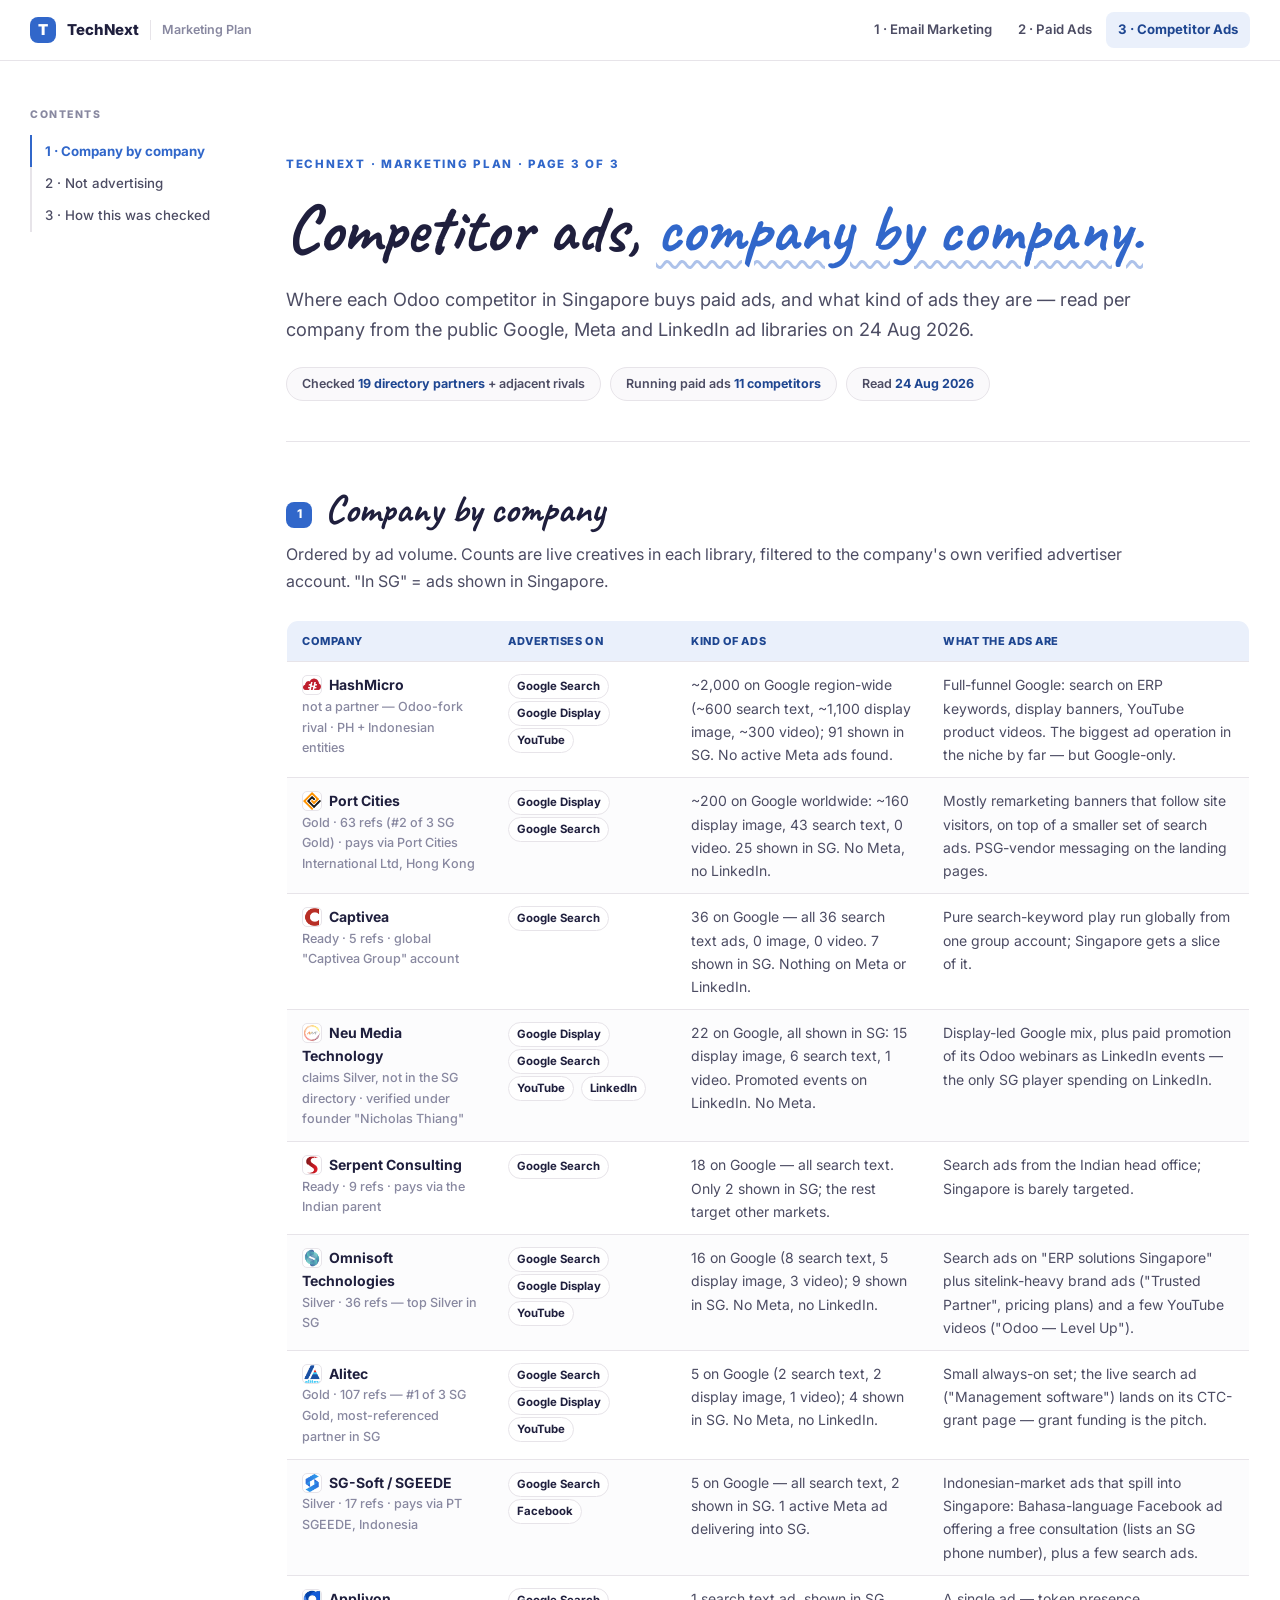
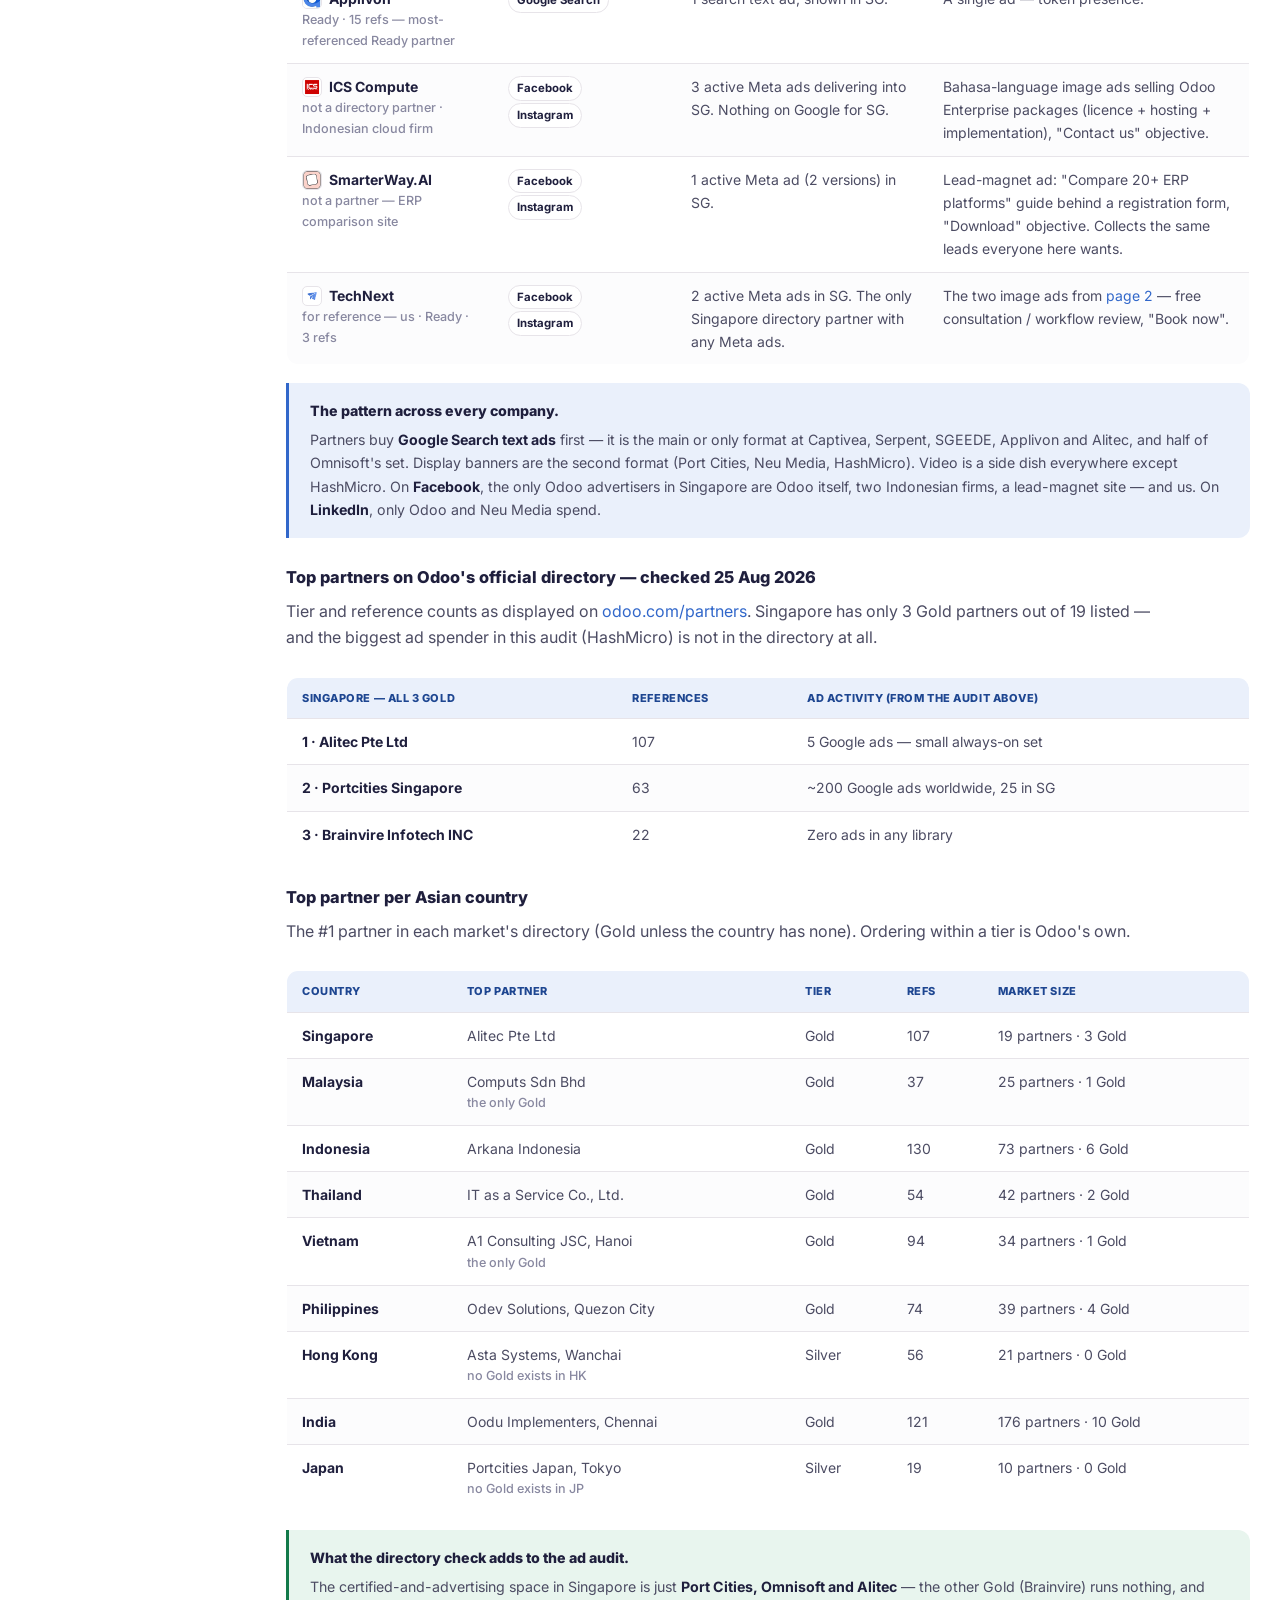
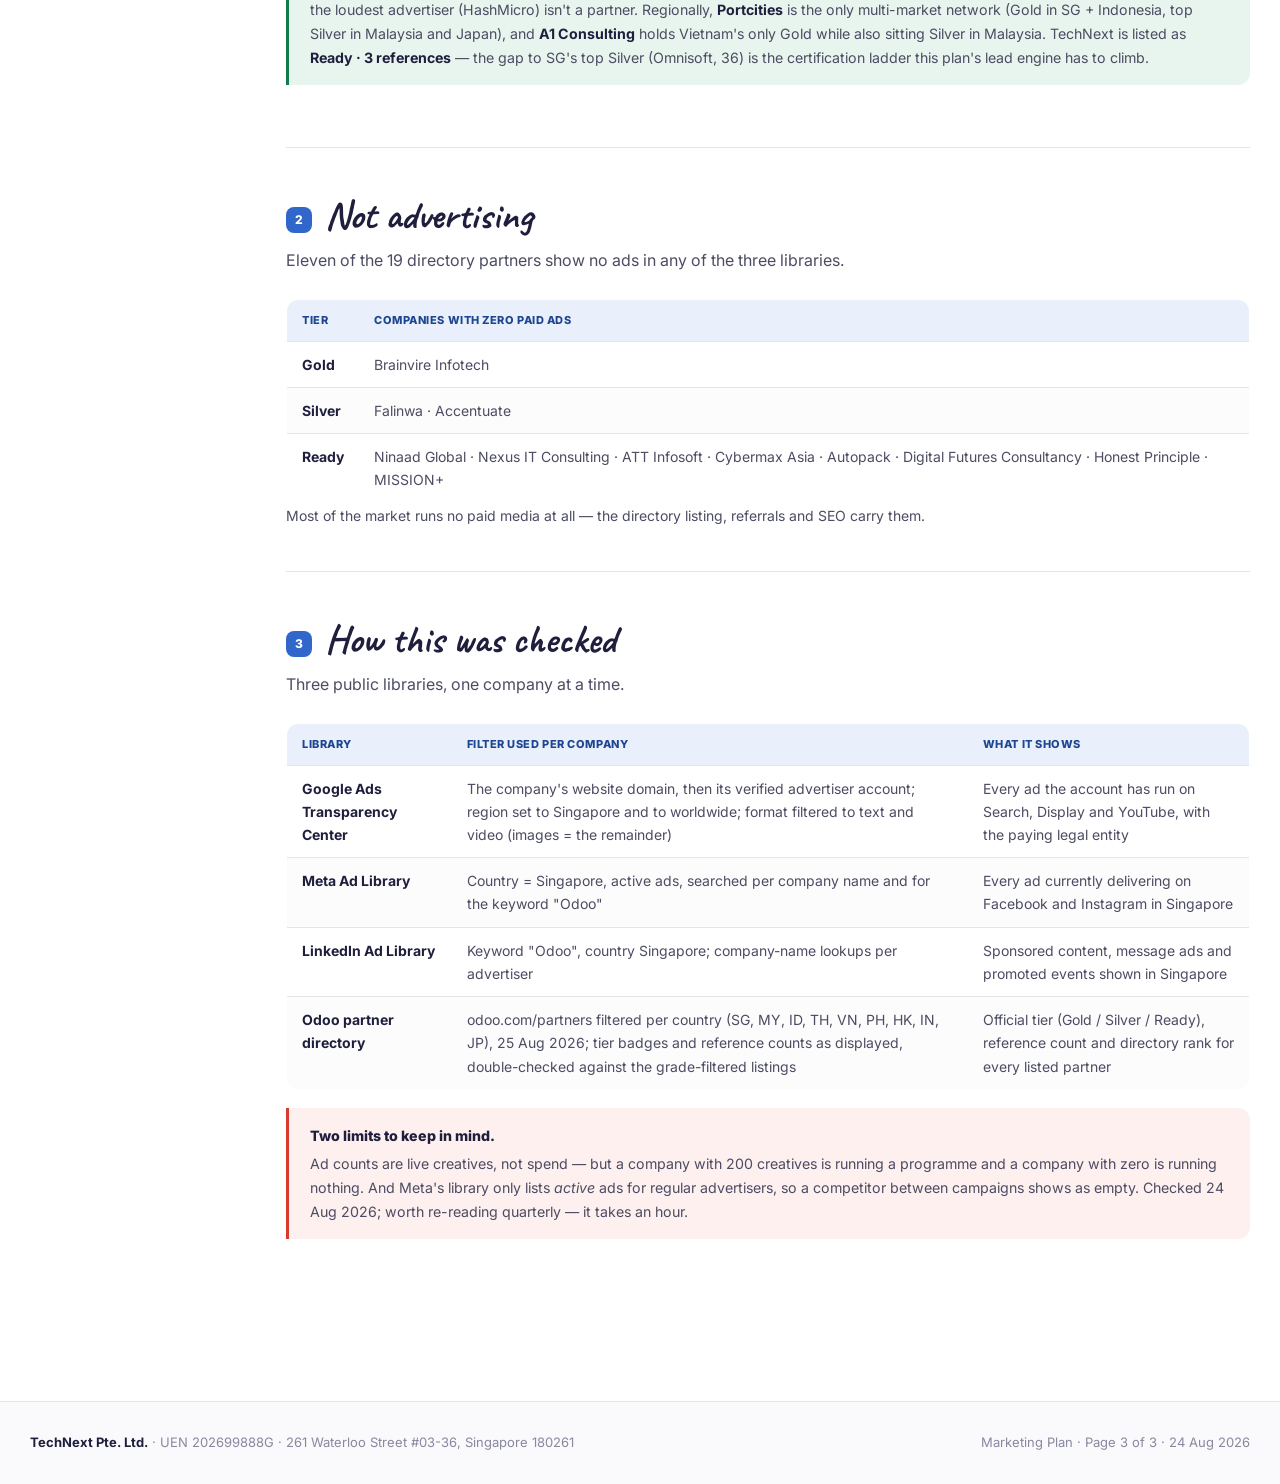
<file: competitors.html>
<!DOCTYPE html>
<html lang="en">
<head>
  <meta name="robots" content="noindex, nofollow">
<meta charset="UTF-8"/>
<meta name="viewport" content="width=device-width, initial-scale=1.0"/>
<title>Competitor Ads · TechNext Marketing Plan</title>
<meta name="description" content="Company by company: where each Odoo competitor in Singapore buys paid ads, and what kind — from the public Google, Meta and LinkedIn ad libraries."/>
<link rel="icon" href="assets/logo-mark.png"/>
<link rel="preconnect" href="https://fonts.googleapis.com"/>
<link rel="preconnect" href="https://fonts.gstatic.com" crossorigin/>
<link href="https://fonts.googleapis.com/css2?family=Inter:wght@400;500;600;700;800;900&family=Caveat:wght@400;600;700&family=JetBrains+Mono:wght@400;600&display=swap" rel="stylesheet"/>
<link rel="stylesheet" href="css/plan.css"/>
<style>
  .co .tbl td{vertical-align:top}
  .plat{display:inline-block;font-size:11.4px;font-weight:700;padding:2px 8px;border-radius:999px;border:1px solid var(--line);margin:1px 3px 1px 0;white-space:nowrap;background:#fff;color:var(--ink)}
  .colo{width:20px;height:20px;border-radius:5px;vertical-align:-5px;margin-right:7px;border:1px solid var(--line);background:#fff}
</style>
</head>
<body>

<nav id="top-nav">
  <div class="nav-inner">
    <a class="nav-brand" href="index.html"><span class="dot">T</span> TechNext <small>Marketing Plan</small></a>
    <div class="nav-cats">
      <a href="index.html">1 · Email Marketing</a>
      <a href="ads.html">2 · Paid Ads</a>
      <a href="competitors.html" class="on">3 · Competitor Ads</a>
    </div>
  </div>
</nav>

<div class="wrap">
  <aside class="toc">
    <div class="toc-h">Contents</div>
    <a href="#companies">1 · Company by company</a>
    <a href="#none">2 · Not advertising</a>
    <a href="#method">3 · How this was checked</a>
  </aside>

  <main>
    <header class="hero">
      <span class="eyebrow">TechNext · Marketing Plan · Page 3 of 3</span>
      <h1>Competitor ads, <em>company by company.</em></h1>
      <p class="lede">Where each Odoo competitor in Singapore buys paid ads, and what kind of ads
      they are — read per company from the public Google, Meta and LinkedIn ad libraries on
      24 Aug 2026.</p>
      <div class="facts">
        <span>Checked <b>19 directory partners</b> + adjacent rivals</span>
        <span>Running paid ads <b>11 competitors</b></span>
        <span>Read <b>24 Aug 2026</b></span>
      </div>
    </header>

    <!-- 1 COMPANIES -->
    <section id="companies" class="co">
      <h2 class="sec-h"><span class="sec-n">1</span> Company by company</h2>
      <p class="sec-sub">Ordered by ad volume. Counts are live creatives in each library, filtered to
      the company's own verified advertiser account. "In SG" = ads shown in Singapore.</p>
      <div class="scroll-x">
        <table class="tbl">
          <thead><tr><th>Company</th><th>Advertises on</th><th>Kind of ads</th><th>What the ads are</th></tr></thead>
          <tbody>
            <tr>
              <td class="k"><img class="colo" src="assets/logos/hashmicro.png" alt=""/>HashMicro <span class="sm">not a partner — Odoo-fork rival · PH + Indonesian entities</span></td>
              <td><span class="plat">Google Search</span> <span class="plat">Google Display</span> <span class="plat">YouTube</span></td>
              <td>~2,000 on Google region-wide (~600 search text, ~1,100 display image, ~300 video); 91 shown in SG. No active Meta ads found.</td>
              <td>Full-funnel Google: search on ERP keywords, display banners, YouTube product videos. The biggest ad operation in the niche by far — but Google-only.</td>
            </tr>
            <tr>
              <td class="k"><img class="colo" src="assets/logos/portcities.png" alt=""/>Port Cities <span class="sm">Gold · 63 refs (#2 of 3 SG Gold) · pays via Port Cities International Ltd, Hong Kong</span></td>
              <td><span class="plat">Google Display</span> <span class="plat">Google Search</span></td>
              <td>~200 on Google worldwide: ~160 display image, 43 search text, 0 video. 25 shown in SG. No Meta, no LinkedIn.</td>
              <td>Mostly remarketing banners that follow site visitors, on top of a smaller set of search ads. PSG-vendor messaging on the landing pages.</td>
            </tr>
            <tr>
              <td class="k"><img class="colo" src="assets/logos/captivea.png" alt=""/>Captivea <span class="sm">Ready · 5 refs · global "Captivea Group" account</span></td>
              <td><span class="plat">Google Search</span></td>
              <td>36 on Google — all 36 search text ads, 0 image, 0 video. 7 shown in SG. Nothing on Meta or LinkedIn.</td>
              <td>Pure search-keyword play run globally from one group account; Singapore gets a slice of it.</td>
            </tr>
            <tr>
              <td class="k"><img class="colo" src="assets/logos/neumedia.png" alt=""/>Neu Media Technology <span class="sm">claims Silver, not in the SG directory · verified under founder "Nicholas Thiang"</span></td>
              <td><span class="plat">Google Display</span> <span class="plat">Google Search</span> <span class="plat">YouTube</span> <span class="plat">LinkedIn</span></td>
              <td>22 on Google, all shown in SG: 15 display image, 6 search text, 1 video. Promoted events on LinkedIn. No Meta.</td>
              <td>Display-led Google mix, plus paid promotion of its Odoo webinars as LinkedIn events — the only SG player spending on LinkedIn.</td>
            </tr>
            <tr>
              <td class="k"><img class="colo" src="assets/logos/serpent.png" alt=""/>Serpent Consulting <span class="sm">Ready · 9 refs · pays via the Indian parent</span></td>
              <td><span class="plat">Google Search</span></td>
              <td>18 on Google — all search text. Only 2 shown in SG; the rest target other markets.</td>
              <td>Search ads from the Indian head office; Singapore is barely targeted.</td>
            </tr>
            <tr>
              <td class="k"><img class="colo" src="assets/logos/omnisoft.png" alt=""/>Omnisoft Technologies <span class="sm">Silver · 36 refs — top Silver in SG</span></td>
              <td><span class="plat">Google Search</span> <span class="plat">Google Display</span> <span class="plat">YouTube</span></td>
              <td>16 on Google (8 search text, 5 display image, 3 video); 9 shown in SG. No Meta, no LinkedIn.</td>
              <td>Search ads on "ERP solutions Singapore" plus sitelink-heavy brand ads ("Trusted Partner", pricing plans) and a few YouTube videos ("Odoo — Level Up").</td>
            </tr>
            <tr>
              <td class="k"><img class="colo" src="assets/logos/alitec.png" alt=""/>Alitec <span class="sm">Gold · 107 refs — #1 of 3 SG Gold, most-referenced partner in SG</span></td>
              <td><span class="plat">Google Search</span> <span class="plat">Google Display</span> <span class="plat">YouTube</span></td>
              <td>5 on Google (2 search text, 2 display image, 1 video); 4 shown in SG. No Meta, no LinkedIn.</td>
              <td>Small always-on set; the live search ad ("Management software") lands on its CTC-grant page — grant funding is the pitch.</td>
            </tr>
            <tr>
              <td class="k"><img class="colo" src="assets/logos/sgeede.png" alt=""/>SG-Soft / SGEEDE <span class="sm">Silver · 17 refs · pays via PT SGEEDE, Indonesia</span></td>
              <td><span class="plat">Google Search</span> <span class="plat">Facebook</span></td>
              <td>5 on Google — all search text, 2 shown in SG. 1 active Meta ad delivering into SG.</td>
              <td>Indonesian-market ads that spill into Singapore: Bahasa-language Facebook ad offering a free consultation (lists an SG phone number), plus a few search ads.</td>
            </tr>
            <tr>
              <td class="k"><img class="colo" src="assets/logos/applivon.png" alt=""/>Applivon <span class="sm">Ready · 15 refs — most-referenced Ready partner</span></td>
              <td><span class="plat">Google Search</span></td>
              <td>1 search text ad, shown in SG.</td>
              <td>A single ad — token presence.</td>
            </tr>
            <tr>
              <td class="k"><img class="colo" src="assets/logos/icscompute.png" alt=""/>ICS Compute <span class="sm">not a directory partner · Indonesian cloud firm</span></td>
              <td><span class="plat">Facebook</span> <span class="plat">Instagram</span></td>
              <td>3 active Meta ads delivering into SG. Nothing on Google for SG.</td>
              <td>Bahasa-language image ads selling Odoo Enterprise packages (licence + hosting + implementation), "Contact us" objective.</td>
            </tr>
            <tr>
              <td class="k"><img class="colo" src="assets/logos/smarterway.png" alt=""/>SmarterWay.AI <span class="sm">not a partner — ERP comparison site</span></td>
              <td><span class="plat">Facebook</span> <span class="plat">Instagram</span></td>
              <td>1 active Meta ad (2 versions) in SG.</td>
              <td>Lead-magnet ad: "Compare 20+ ERP platforms" guide behind a registration form, "Download" objective. Collects the same leads everyone here wants.</td>
            </tr>
            <tr>
              <td class="k"><img class="colo" src="assets/logo-mark.png" alt=""/><b>TechNext</b> <span class="sm">for reference — us · Ready · 3 refs</span></td>
              <td><span class="plat">Facebook</span> <span class="plat">Instagram</span></td>
              <td>2 active Meta ads in SG. The only Singapore directory partner with any Meta ads.</td>
              <td>The two image ads from <a href="ads.html">page 2</a> — free consultation / workflow review, "Book now".</td>
            </tr>
          </tbody>
        </table>
      </div>
      <div class="callout blue">
        <span class="ch">The pattern across every company.</span>
        Partners buy <b>Google Search text ads</b> first — it is the main or only format at Captivea,
        Serpent, SGEEDE, Applivon and Alitec, and half of Omnisoft's set. Display banners are the
        second format (Port Cities, Neu Media, HashMicro). Video is a side dish everywhere except
        HashMicro. On <b>Facebook</b>, the only Odoo advertisers in Singapore are Odoo itself, two
        Indonesian firms, a lead-magnet site — and us. On <b>LinkedIn</b>, only Odoo and Neu Media
        spend.
      </div>

      <h3 class="sub">Top partners on Odoo's official directory — checked 25 Aug 2026</h3>
      <p class="sec-sub">Tier and reference counts as displayed on
      <a href="https://www.odoo.com/partners/country/singapore-190" target="_blank" rel="noopener">odoo.com/partners</a>.
      Singapore has only 3 Gold partners out of 19 listed — and the biggest ad spender in this
      audit (HashMicro) is not in the directory at all.</p>
      <div class="scroll-x">
        <table class="tbl">
          <thead><tr><th>Singapore — all 3 Gold</th><th>References</th><th>Ad activity (from the audit above)</th></tr></thead>
          <tbody>
            <tr><td class="k">1 · Alitec Pte Ltd</td><td>107</td><td>5 Google ads — small always-on set</td></tr>
            <tr><td class="k">2 · Portcities Singapore</td><td>63</td><td>~200 Google ads worldwide, 25 in SG</td></tr>
            <tr><td class="k">3 · Brainvire Infotech INC</td><td>22</td><td>Zero ads in any library</td></tr>
          </tbody>
        </table>
      </div>

      <h3 class="sub">Top partner per Asian country</h3>
      <p class="sec-sub">The #1 partner in each market's directory (Gold unless the country has none).
      Ordering within a tier is Odoo's own.</p>
      <div class="scroll-x">
        <table class="tbl">
          <thead><tr><th>Country</th><th>Top partner</th><th>Tier</th><th>Refs</th><th>Market size</th></tr></thead>
          <tbody>
            <tr><td class="k">Singapore</td><td>Alitec Pte Ltd</td><td>Gold</td><td>107</td><td>19 partners · 3 Gold</td></tr>
            <tr><td class="k">Malaysia</td><td>Computs Sdn Bhd <span class="sm">the only Gold</span></td><td>Gold</td><td>37</td><td>25 partners · 1 Gold</td></tr>
            <tr><td class="k">Indonesia</td><td>Arkana Indonesia</td><td>Gold</td><td>130</td><td>73 partners · 6 Gold</td></tr>
            <tr><td class="k">Thailand</td><td>IT as a Service Co., Ltd.</td><td>Gold</td><td>54</td><td>42 partners · 2 Gold</td></tr>
            <tr><td class="k">Vietnam</td><td>A1 Consulting JSC, Hanoi <span class="sm">the only Gold</span></td><td>Gold</td><td>94</td><td>34 partners · 1 Gold</td></tr>
            <tr><td class="k">Philippines</td><td>Odev Solutions, Quezon City</td><td>Gold</td><td>74</td><td>39 partners · 4 Gold</td></tr>
            <tr><td class="k">Hong Kong</td><td>Asta Systems, Wanchai <span class="sm">no Gold exists in HK</span></td><td>Silver</td><td>56</td><td>21 partners · 0 Gold</td></tr>
            <tr><td class="k">India</td><td>Oodu Implementers, Chennai</td><td>Gold</td><td>121</td><td>176 partners · 10 Gold</td></tr>
            <tr><td class="k">Japan</td><td>Portcities Japan, Tokyo <span class="sm">no Gold exists in JP</span></td><td>Silver</td><td>19</td><td>10 partners · 0 Gold</td></tr>
          </tbody>
        </table>
      </div>
      <div class="callout green">
        <span class="ch">What the directory check adds to the ad audit.</span>
        The certified-and-advertising space in Singapore is just <b>Port Cities, Omnisoft and
        Alitec</b> — the other Gold (Brainvire) runs nothing, and the loudest advertiser
        (HashMicro) isn't a partner. Regionally, <b>Portcities</b> is the only multi-market network
        (Gold in SG + Indonesia, top Silver in Malaysia and Japan), and <b>A1 Consulting</b> holds
        Vietnam's only Gold while also sitting Silver in Malaysia. TechNext is listed as
        <b>Ready · 3 references</b> — the gap to SG's top Silver (Omnisoft, 36) is the certification
        ladder this plan's lead engine has to climb.
      </div>
    </section>

    <!-- 2 NOT ADVERTISING -->
    <section id="none">
      <h2 class="sec-h"><span class="sec-n">2</span> Not advertising</h2>
      <p class="sec-sub">Eleven of the 19 directory partners show no ads in any of the three
      libraries.</p>
      <div class="scroll-x">
        <table class="tbl">
          <thead><tr><th>Tier</th><th>Companies with zero paid ads</th></tr></thead>
          <tbody>
            <tr><td class="k">Gold</td><td>Brainvire Infotech</td></tr>
            <tr><td class="k">Silver</td><td>Falinwa · Accentuate</td></tr>
            <tr><td class="k">Ready</td><td>Ninaad Global · Nexus IT Consulting · ATT Infosoft · Cybermax Asia · Autopack · Digital Futures Consultancy · Honest Principle · MISSION+</td></tr>
          </tbody>
        </table>
      </div>
      <p style="font-size:14px">Most of the market runs no paid media at all — the directory listing,
      referrals and SEO carry them.</p>
    </section>

    <!-- 3 METHOD -->
    <section id="method">
      <h2 class="sec-h"><span class="sec-n">3</span> How this was checked</h2>
      <p class="sec-sub">Three public libraries, one company at a time.</p>
      <div class="scroll-x">
        <table class="tbl">
          <thead><tr><th>Library</th><th>Filter used per company</th><th>What it shows</th></tr></thead>
          <tbody>
            <tr><td class="k">Google Ads Transparency Center</td><td>The company's website domain, then its verified advertiser account; region set to Singapore and to worldwide; format filtered to text and video (images = the remainder)</td><td>Every ad the account has run on Search, Display and YouTube, with the paying legal entity</td></tr>
            <tr><td class="k">Meta Ad Library</td><td>Country = Singapore, active ads, searched per company name and for the keyword "Odoo"</td><td>Every ad currently delivering on Facebook and Instagram in Singapore</td></tr>
            <tr><td class="k">LinkedIn Ad Library</td><td>Keyword "Odoo", country Singapore; company-name lookups per advertiser</td><td>Sponsored content, message ads and promoted events shown in Singapore</td></tr>
            <tr><td class="k">Odoo partner directory</td><td>odoo.com/partners filtered per country (SG, MY, ID, TH, VN, PH, HK, IN, JP), 25 Aug 2026; tier badges and reference counts as displayed, double-checked against the grade-filtered listings</td><td>Official tier (Gold / Silver / Ready), reference count and directory rank for every listed partner</td></tr>
          </tbody>
        </table>
      </div>
      <div class="callout">
        <span class="ch">Two limits to keep in mind.</span>
        Ad counts are live creatives, not spend — but a company with 200 creatives is running a
        programme and a company with zero is running nothing. And Meta's library only lists
        <i>active</i> ads for regular advertisers, so a competitor between campaigns shows as empty.
        Checked 24 Aug 2026; worth re-reading quarterly — it takes an hour.
      </div>
    </section>
  </main>
</div>

<footer>
  <div class="foot-inner">
    <div><b>TechNext Pte. Ltd.</b> · UEN 202699888G · 261 Waterloo Street #03-36, Singapore 180261</div>
    <div>Marketing Plan · Page 3 of 3 · 24 Aug 2026</div>
  </div>
</footer>

<script src="js/plan.js"></script>
</body>
</html>
</file>
<file: css/plan.css>
/* TechNext Brand Hub — shared stylesheet.
   Format matches the Odoo Sales Proposal build guide: sticky top nav,
   206px sticky TOC, Caveat display headings with numbered badges. */

:root{
  --brand:#3167ca; --brand-dark:#1e4691; --brand-light:#EAF0FB;
  --green:#137a4a; --green-light:#E8F5EE;
  --coral:#D93A30; --coral-light:#FDF0EF;
  --amber:#A96B00; --amber-light:#FDF6E9;
  --ink:#1F1F3D; --body:#4C4C63; --muted:#8888A0;
  --line:#E7E4E9; --bg-alt:#FAF9FB;
  --maxw:1280px;
}
*{margin:0;padding:0;box-sizing:border-box}
html{scroll-behavior:smooth;scroll-padding-top:88px}
body{font-family:'Inter',system-ui,-apple-system,sans-serif;color:var(--body);background:#fff;
  font-size:16px;line-height:1.66;-webkit-font-smoothing:antialiased}
h1,h2,h3,h4{color:var(--ink);line-height:1.22}
a{color:var(--brand);text-decoration:none}
a:hover{text-decoration:underline}
b,strong{color:var(--ink);font-weight:700}
code{font-family:'JetBrains Mono',ui-monospace,Consolas,monospace;font-size:.86em;
  background:var(--brand-light);color:var(--brand-dark);padding:2px 6px;border-radius:5px;overflow-wrap:anywhere}
.warn-ic{color:var(--coral);font-weight:900}

/* nav */
#top-nav{position:sticky;top:0;z-index:60;background:rgba(255,255,255,.94);
  backdrop-filter:blur(14px);border-bottom:1px solid var(--line)}
.nav-inner{max-width:var(--maxw);margin:0 auto;padding:12px 30px;display:flex;
  align-items:center;justify-content:space-between;gap:18px}
.nav-brand{display:flex;align-items:center;gap:11px;font-weight:800;color:var(--ink);font-size:15px}
.nav-brand:hover{text-decoration:none}
.nav-brand .dot{width:26px;height:26px;border-radius:8px;background:var(--brand);color:#fff;
  display:grid;place-items:center;font-size:15px;font-weight:900;flex:none}
.nav-brand small{font-weight:600;color:var(--muted);font-size:12.5px;
  border-left:1px solid var(--line);padding-left:11px}
.nav-cats{display:flex;gap:2px;align-items:center;flex-wrap:wrap}
.nav-cats a{font-size:13.2px;font-weight:600;color:var(--body);padding:7px 12px;border-radius:8px}
.nav-cats a:hover{background:var(--bg-alt);color:var(--brand);text-decoration:none}
.nav-cats a.on{background:var(--brand-light);color:var(--brand-dark);font-weight:700}
.btn{display:inline-flex;align-items:center;gap:7px;font-family:inherit;font-weight:700;
  font-size:13.5px;border-radius:9px;padding:9px 17px;border:1.5px solid transparent;
  cursor:pointer;transition:all .16s;white-space:nowrap}
.btn-primary{background:var(--brand);color:#fff}
.btn-primary:hover{background:var(--brand-dark);text-decoration:none}
.btn-ghost{background:#fff;color:var(--ink);border-color:var(--line)}
.btn-ghost:hover{border-color:var(--brand);color:var(--brand);text-decoration:none}
.btn.ok{background:var(--green)!important;border-color:var(--green)!important;color:#fff!important}
.btn-sm{font-size:12.5px;padding:7px 13px}

/* layout */
.wrap{max-width:var(--maxw);margin:0 auto;padding:0 30px;display:grid;
  grid-template-columns:206px minmax(0,1fr);gap:50px;align-items:start}
.toc{position:sticky;top:70px;padding:36px 0;font-size:13.3px}
.toc-h{font-size:10.5px;font-weight:800;letter-spacing:.15em;text-transform:uppercase;
  color:var(--muted);margin-bottom:12px}
.toc a{display:block;color:var(--body);padding:5px 0 5px 13px;border-left:2px solid var(--line);font-weight:500}
.toc a:hover{color:var(--brand);border-color:var(--brand);text-decoration:none}
.toc a.on{color:var(--brand);border-left-color:var(--brand);font-weight:700}
main{padding:36px 0 100px;min-width:0}

/* hero */
.hero{padding:52px 0 40px;border-bottom:1px solid var(--line)}
.eyebrow{display:inline-block;font-size:11.5px;font-weight:800;letter-spacing:.15em;
  text-transform:uppercase;color:var(--brand);margin-bottom:14px}
.hero h1{font-family:'Caveat',cursive;font-size:clamp(2.6rem,6vw,4.2rem);font-weight:700;margin-bottom:14px}
.hero h1 em{font-style:normal;color:var(--brand);text-decoration:underline wavy;
  text-decoration-color:rgba(49,103,202,.4);text-underline-offset:9px;text-decoration-thickness:2.5px}
.hero .lede{font-size:1.14rem;max-width:48em}
.oneline{background:var(--brand-light);border-left:3px solid var(--brand);border-radius:0 12px 12px 0;
  padding:16px 22px;margin-top:24px;font-size:15.2px;max-width:52em}
.facts{display:flex;flex-wrap:wrap;gap:9px;margin-top:22px}
.facts span{background:var(--bg-alt);border:1px solid var(--line);border-radius:20px;
  padding:6px 15px;font-size:12.5px;font-weight:600}
.facts span b{color:var(--brand-dark)}

/* sections */
section{padding:44px 0;border-bottom:1px solid var(--line)}
section:last-of-type{border-bottom:0}
.sec-h{font-family:'Caveat',cursive;font-size:2.45rem;font-weight:700;margin-bottom:7px;
  display:flex;align-items:baseline;gap:13px}
.sec-n{font-family:'Inter',sans-serif;font-size:12px;font-weight:800;color:#fff;background:var(--brand);
  min-width:26px;height:26px;padding:0 7px;border-radius:8px;display:inline-grid;place-items:center;
  flex:none;transform:translateY(-4px)}
.sec-sub{font-size:1rem;max-width:54em;margin-bottom:26px}
h3.sub{font-size:1.02rem;font-weight:800;margin:30px 0 10px;color:var(--ink)}
h3.sub:first-child{margin-top:0}
p+p{margin-top:12px}
ul.plain{margin:10px 0 0 19px}
ul.plain li{margin-bottom:6px;font-size:14.6px}

/* tables */
.scroll-x{overflow-x:auto;-webkit-overflow-scrolling:touch;margin-top:6px}
.tbl{width:100%;border-collapse:collapse;border:1px solid var(--line);border-radius:12px;
  overflow:hidden;font-size:14px;min-width:520px}
.tbl th{background:var(--brand-light);color:var(--brand-dark);font-size:11px;font-weight:800;
  letter-spacing:.05em;text-transform:uppercase;text-align:left;padding:11px 15px;white-space:nowrap}
.tbl td{padding:11px 15px;border-top:1px solid var(--line);vertical-align:top}
.tbl tr:nth-child(even) td{background:#FCFCFD}
.tbl td.k{font-weight:700;color:var(--ink)}
.tbl .sm{display:block;font-weight:500;color:var(--muted);font-size:12.6px}

/* quick cards */
.qs{display:grid;grid-template-columns:repeat(auto-fit,minmax(228px,1fr));gap:14px;margin-top:6px}
.qs-card{border:1px solid var(--line);border-radius:14px;padding:18px 20px;background:#fff;position:relative}
.qs-card .n{width:26px;height:26px;border-radius:8px;background:var(--brand);color:#fff;
  display:grid;place-items:center;font-size:12.5px;font-weight:800;margin-bottom:11px}
.qs-card h4{font-size:14.6px;font-weight:800;margin-bottom:6px}
.qs-card p{font-size:13.4px;line-height:1.58}
.qs-card.hi{background:var(--amber-light);border-color:#F0DFBC}

/* rules */
.rule{border:1px solid var(--line);border-left:4px solid var(--brand);border-radius:0 14px 14px 0;
  padding:19px 22px;margin-bottom:14px;background:#fff}
.rule.red{border-left-color:var(--coral)}
.rule.amber{border-left-color:var(--amber)}
.rule h4{font-size:15.4px;font-weight:800;margin-bottom:7px;display:flex;gap:10px;align-items:baseline}
.rule h4 .rn{font-size:11px;font-weight:800;color:var(--muted);letter-spacing:.09em;
  text-transform:uppercase;flex:none}
.rule p{font-size:14.3px}
.ex{margin-top:12px;font-size:13.8px;border-radius:10px;overflow:hidden;border:1px solid var(--line)}
.ex div{padding:10px 15px}
.ex .bad{background:var(--coral-light);border-bottom:1px solid var(--line)}
.ex .good{background:var(--green-light)}
.ex b{font-family:'JetBrains Mono',monospace;font-size:12px;margin-right:8px}

/* callouts */
.callout{border-left:3px solid var(--coral);background:var(--coral-light);border-radius:0 12px 12px 0;
  padding:16px 21px;margin:18px 0;font-size:14.2px}
.callout.amber{border-left-color:var(--amber);background:var(--amber-light)}
.callout.blue{border-left-color:var(--brand);background:var(--brand-light)}
.callout.green{border-left-color:var(--green);background:var(--green-light)}
.callout .ch{display:block;font-weight:800;color:var(--ink);margin-bottom:5px}
.callout ul{margin:8px 0 0 18px}
.callout li{margin-bottom:5px}

/* code */
.codewrap{position:relative;margin:13px 0}
.codewrap pre{background:#1c1b22;color:#E8E6EF;border-radius:12px;padding:16px 54px 16px 19px;
  overflow-x:auto;font-family:'JetBrains Mono',monospace;font-size:12.6px;line-height:1.62}
.codewrap pre code{background:none;color:inherit;padding:0;font-size:inherit}
.cbtn{position:absolute;top:9px;right:9px;background:rgba(255,255,255,.12);color:#E8E6EF;
  border:1px solid rgba(255,255,255,.18);border-radius:7px;font-size:11px;font-weight:700;
  padding:5px 10px;cursor:pointer;font-family:inherit;transition:all .15s}
.cbtn:hover{background:rgba(255,255,255,.24)}
.cbtn.ok{background:var(--green);border-color:var(--green);color:#fff}
/* long prompt blocks scroll rather than running for pages */
.codewrap.tall pre{max-height:360px;overflow-y:auto}

/* asset cards */
.assets{display:grid;grid-template-columns:repeat(auto-fill,minmax(216px,1fr));gap:15px;margin-top:6px}
.assets.wide{grid-template-columns:repeat(auto-fill,minmax(300px,1fr))}
.acard{border:1px solid var(--line);border-radius:14px;overflow:hidden;display:flex;flex-direction:column;background:#fff}
.acard .prev{display:flex;align-items:center;justify-content:center;padding:20px;min-height:142px;
  border-bottom:1px solid var(--line)}
.acard .prev img{max-width:100%;height:auto;display:block}
.acard .prev.alpha{background-image:
    linear-gradient(45deg,#EDEFF3 25%,transparent 25%,transparent 75%,#EDEFF3 75%),
    linear-gradient(45deg,#EDEFF3 25%,transparent 25%,transparent 75%,#EDEFF3 75%);
  background-size:16px 16px;background-position:0 0,8px 8px;background-color:#fff}
.acard .prev.flat{background:var(--bg-alt)}
.acard .prev.tall{min-height:190px;padding:0}
.acard .prev.tall img{width:100%}
.acard .meta{padding:13px 16px 15px;flex:1;display:flex;flex-direction:column}
.acard .nm{font-size:14.2px;font-weight:800;color:var(--ink);margin-bottom:3px;line-height:1.35}
.acard .ds{font-size:12.9px;color:var(--muted);line-height:1.5;margin-bottom:9px;flex:1}
.acard .sp{font-family:'JetBrains Mono',monospace;font-size:11.2px;color:var(--muted);margin-bottom:11px}
.acard .btn{width:100%;justify-content:center}
.acard .btn+.btn{margin-top:6px}

/* swatches */
.sw{display:grid;grid-template-columns:repeat(auto-fill,minmax(186px,1fr));gap:14px;margin-top:6px}
.sw>div{border:1px solid var(--line);border-radius:13px;overflow:hidden}
.sw .chip-c{height:80px;cursor:pointer;position:relative}
.sw .chip-c::after{content:"Click to copy";position:absolute;inset:auto 0 0 0;text-align:center;
  font-size:10.5px;padding:4px;color:#fff;background:rgba(0,0,0,.34);opacity:0;transition:opacity .15s}
.sw .chip-c:hover::after{opacity:1}
.sw .chip-c.lt::after{color:#333;background:rgba(255,255,255,.62)}
.sw .m{padding:12px 14px 14px}
.sw .n{font-size:13.6px;font-weight:800;color:var(--ink)}
.sw .h{font-family:'JetBrains Mono',monospace;font-size:12.4px;color:var(--muted);line-height:1.7}
.sw .u{font-size:12px;color:var(--muted);margin-top:5px;line-height:1.45}
.grad{height:80px;border:1px solid var(--line);border-radius:13px;margin-top:6px;
  background:linear-gradient(105deg,#3871D2,#4B8AE8 55%,#64ADFF)}

/* finder (filterable link table) */
.finder{border:1px solid var(--line);border-radius:16px;overflow:hidden;margin-top:6px}
.finder-bar{display:flex;gap:10px;padding:14px 18px;background:var(--bg-alt);
  border-bottom:1px solid var(--line);flex-wrap:wrap;align-items:center}
.finder-bar input{flex:1;min-width:180px;border:1.5px solid var(--line);border-radius:9px;
  padding:9px 14px;font-family:inherit;font-size:14px;color:var(--ink);background:#fff}
.finder-bar input:focus{outline:none;border-color:var(--brand)}
.chips{display:flex;gap:6px;flex-wrap:wrap}
.chip{border:1.5px solid var(--line);background:#fff;border-radius:20px;padding:7px 15px;
  font-size:12.5px;font-weight:700;cursor:pointer;font-family:inherit;color:var(--body);transition:all .15s}
.chip:hover{border-color:var(--brand)}
.chip.on{background:var(--brand);border-color:var(--brand);color:#fff}
.fcount{padding:9px 18px;font-size:12.5px;color:var(--muted);font-weight:600;
  border-bottom:1px solid var(--line);background:#fff}
.ftable{width:100%;border-collapse:collapse;font-size:13.8px}
.ftable th{background:#fff;color:var(--muted);font-size:10.5px;font-weight:800;letter-spacing:.06em;
  text-transform:uppercase;text-align:left;padding:10px 18px;border-bottom:1px solid var(--line);white-space:nowrap}
.ftable td{padding:11px 18px;border-bottom:1px solid #F3F1F5;vertical-align:middle}
.ftable tr:last-child td{border-bottom:0}
.ftable .who{font-weight:700;color:var(--ink)}
.ftable .cat{display:block;font-size:11.5px;color:var(--muted);font-weight:600}
.ftable .url{font-family:'JetBrains Mono',monospace;font-size:11.6px;color:var(--brand-dark);overflow-wrap:anywhere}
.ftable tr.hid{display:none}
.pill{display:inline-block;border-radius:20px;padding:3px 11px;font-size:11px;font-weight:800;white-space:nowrap}
.pill.have{background:var(--green-light);color:var(--green)}
.pill.need{background:var(--amber-light);color:var(--amber)}
.pill.none{background:var(--coral-light);color:var(--coral)}
.nores{padding:26px 18px;text-align:center;color:var(--muted);font-size:14px}

/* boilerplate copy blocks */
.bp{border:1px solid var(--line);border-radius:14px;padding:18px 20px;margin-bottom:13px;background:#fff;position:relative}
.bp h4{font-size:12.5px;font-weight:800;letter-spacing:.06em;text-transform:uppercase;
  color:var(--muted);margin-bottom:9px}
.bp p{font-size:14.6px;color:var(--ink);max-width:56em}
.bp .cbtn2{position:absolute;top:15px;right:15px;background:#fff;color:var(--brand);
  border:1.5px solid var(--line);border-radius:7px;font-size:11.5px;font-weight:700;padding:5px 11px;
  cursor:pointer;font-family:inherit;transition:all .15s}
.bp .cbtn2:hover{border-color:var(--brand)}
.bp .cbtn2.ok{background:var(--green);border-color:var(--green);color:#fff}
.wc{font-size:11.5px;color:var(--muted);font-weight:600;margin-top:8px;
  font-family:'JetBrains Mono',monospace}

/* footer */
footer{border-top:1px solid var(--line);background:var(--bg-alt);padding:30px;
  font-size:13px;color:var(--muted)}
.foot-inner{max-width:var(--maxw);margin:0 auto;display:flex;justify-content:space-between;
  gap:18px;flex-wrap:wrap}
footer b{color:var(--ink)}

@media(max-width:1080px){ .nav-inner{flex-wrap:wrap;row-gap:10px} .nav-cats{order:3;width:100%} }
@media(max-width:980px){ .wrap{grid-template-columns:1fr;gap:0} .toc{display:none} }
@media(max-width:620px){
  .nav-inner{padding:11px 18px}
  .nav-brand small{display:none}
  .wrap,footer{padding-left:18px;padding-right:18px}
  .sec-h{font-size:2rem}
  .nav-cats{gap:1px}
  .nav-cats a{padding:6px 9px;font-size:12.4px}
  .assets{grid-template-columns:1fr}
}
@media print{
  #top-nav,.toc,.nav-actions,.cbtn,.cbtn2,.finder-bar,.acard .btn{display:none}
  .wrap{grid-template-columns:1fr;padding:0}
  body{font-size:10.5pt}
  section{break-inside:avoid;padding:20px 0}
  .codewrap pre{background:#f4f4f6;color:#111;border:1px solid #ddd}
  .ftable tr.hid{display:table-row}
}

/* --- marketing plan additions ---
   Rule headings on these pages run longer than the hub's. The h4 is a flex row,
   and an anonymous flex item will not shrink below its min-content width, so the
   title has to be a real element that is allowed to wrap. */
.rule h4{flex-wrap:wrap}
.rule h4 .rt{flex:1 1 auto;min-width:0}
</file>
